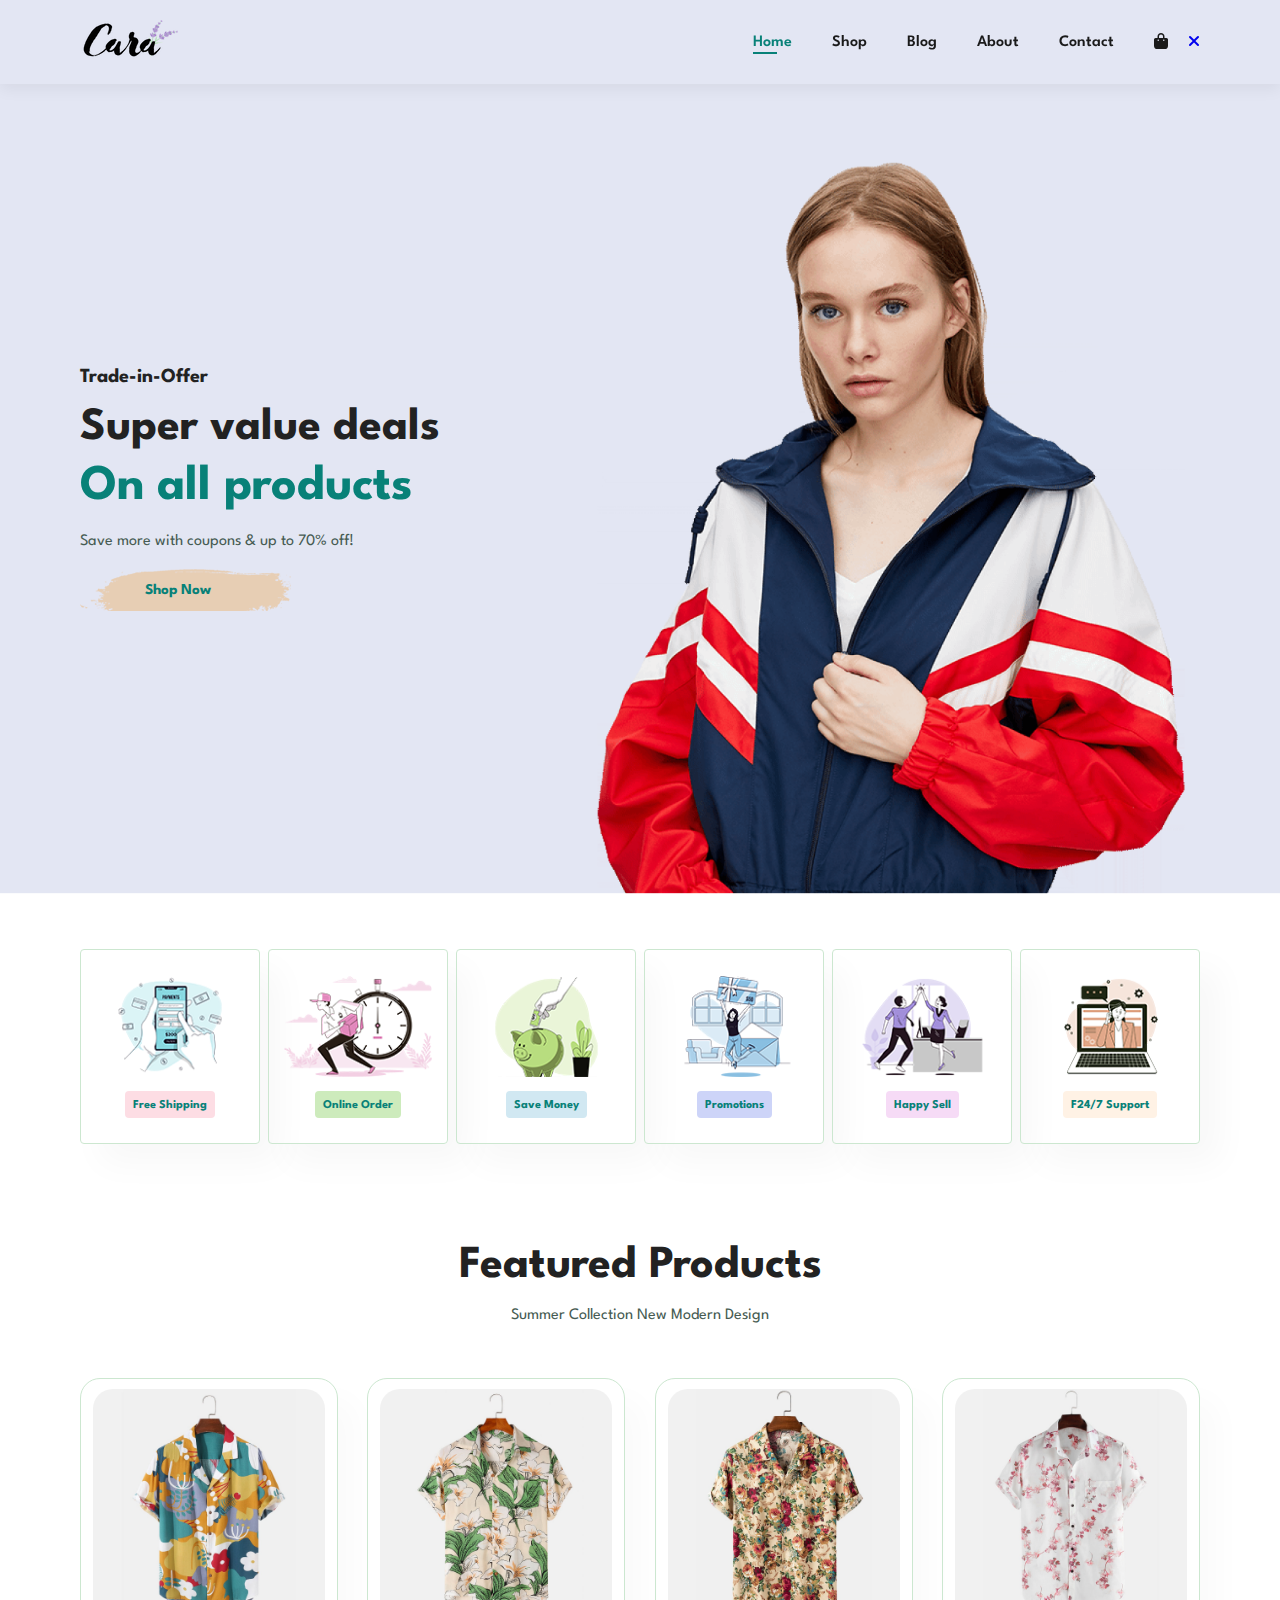
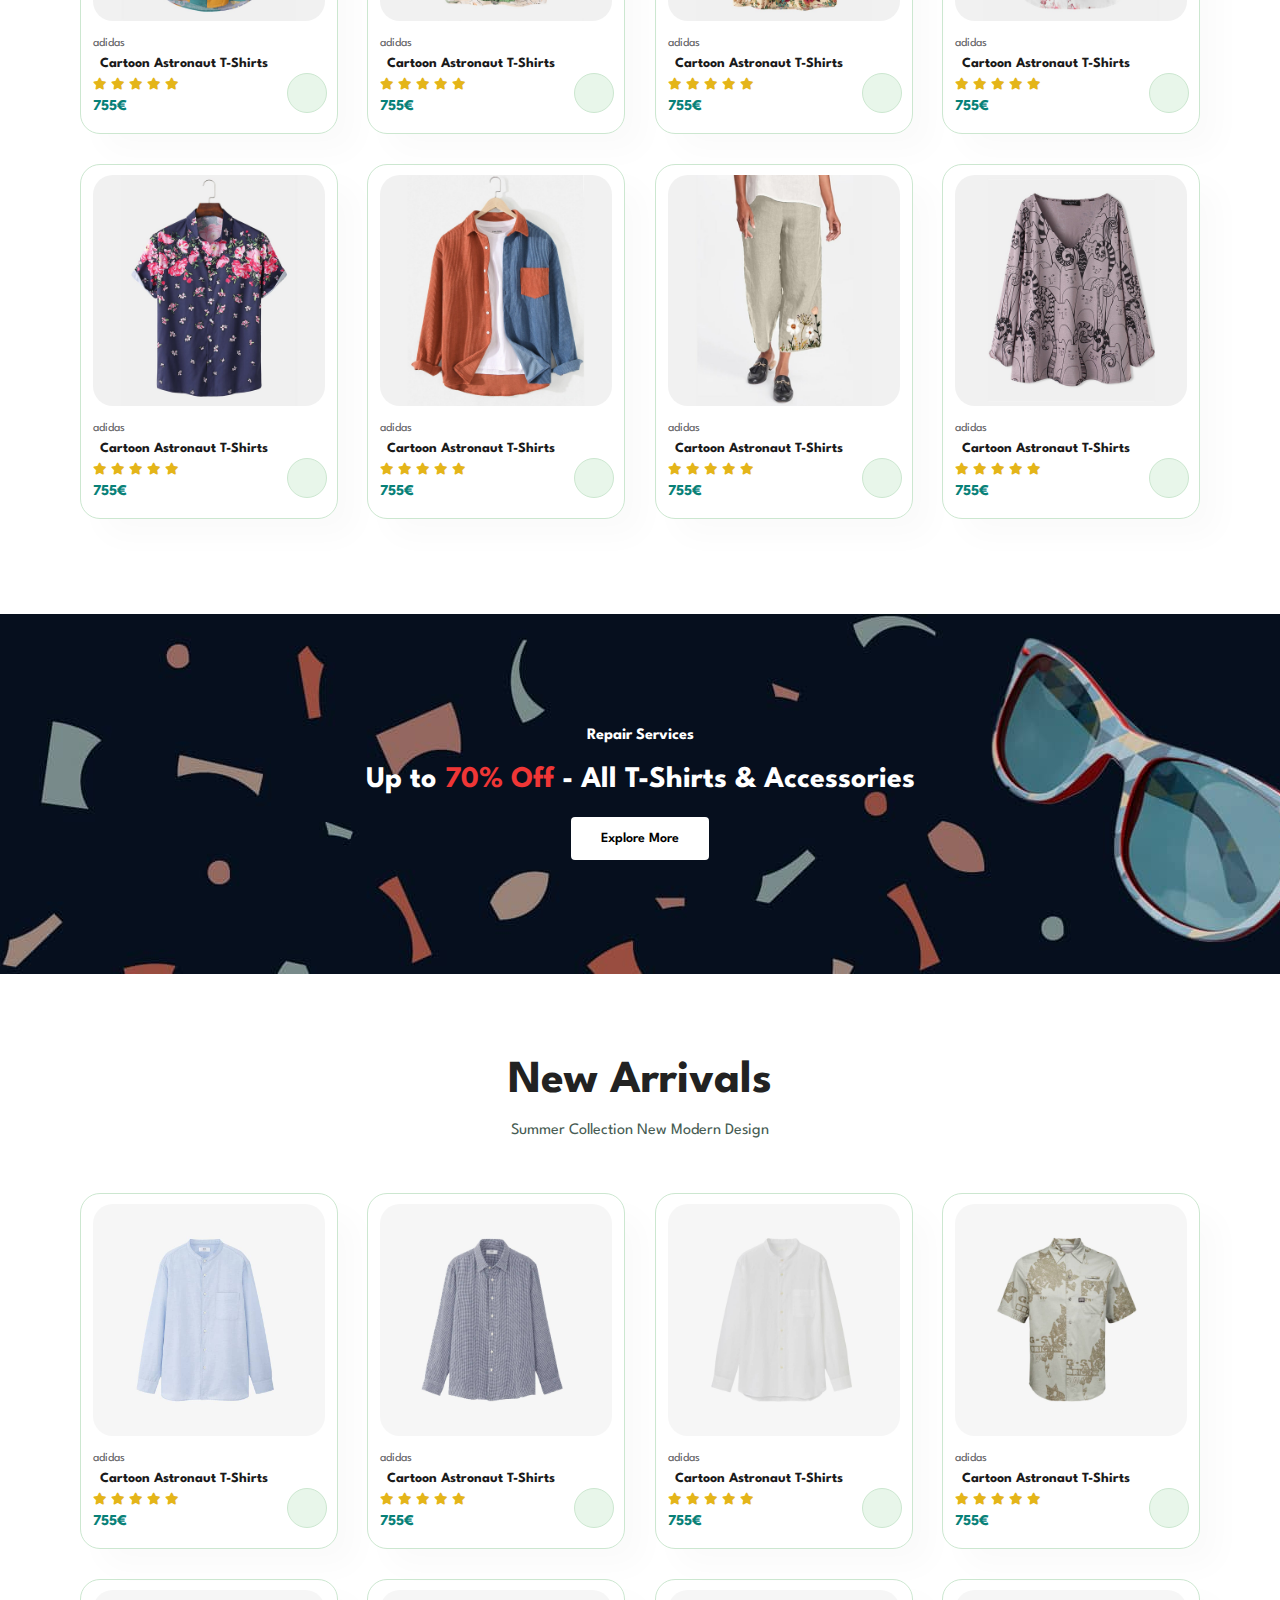
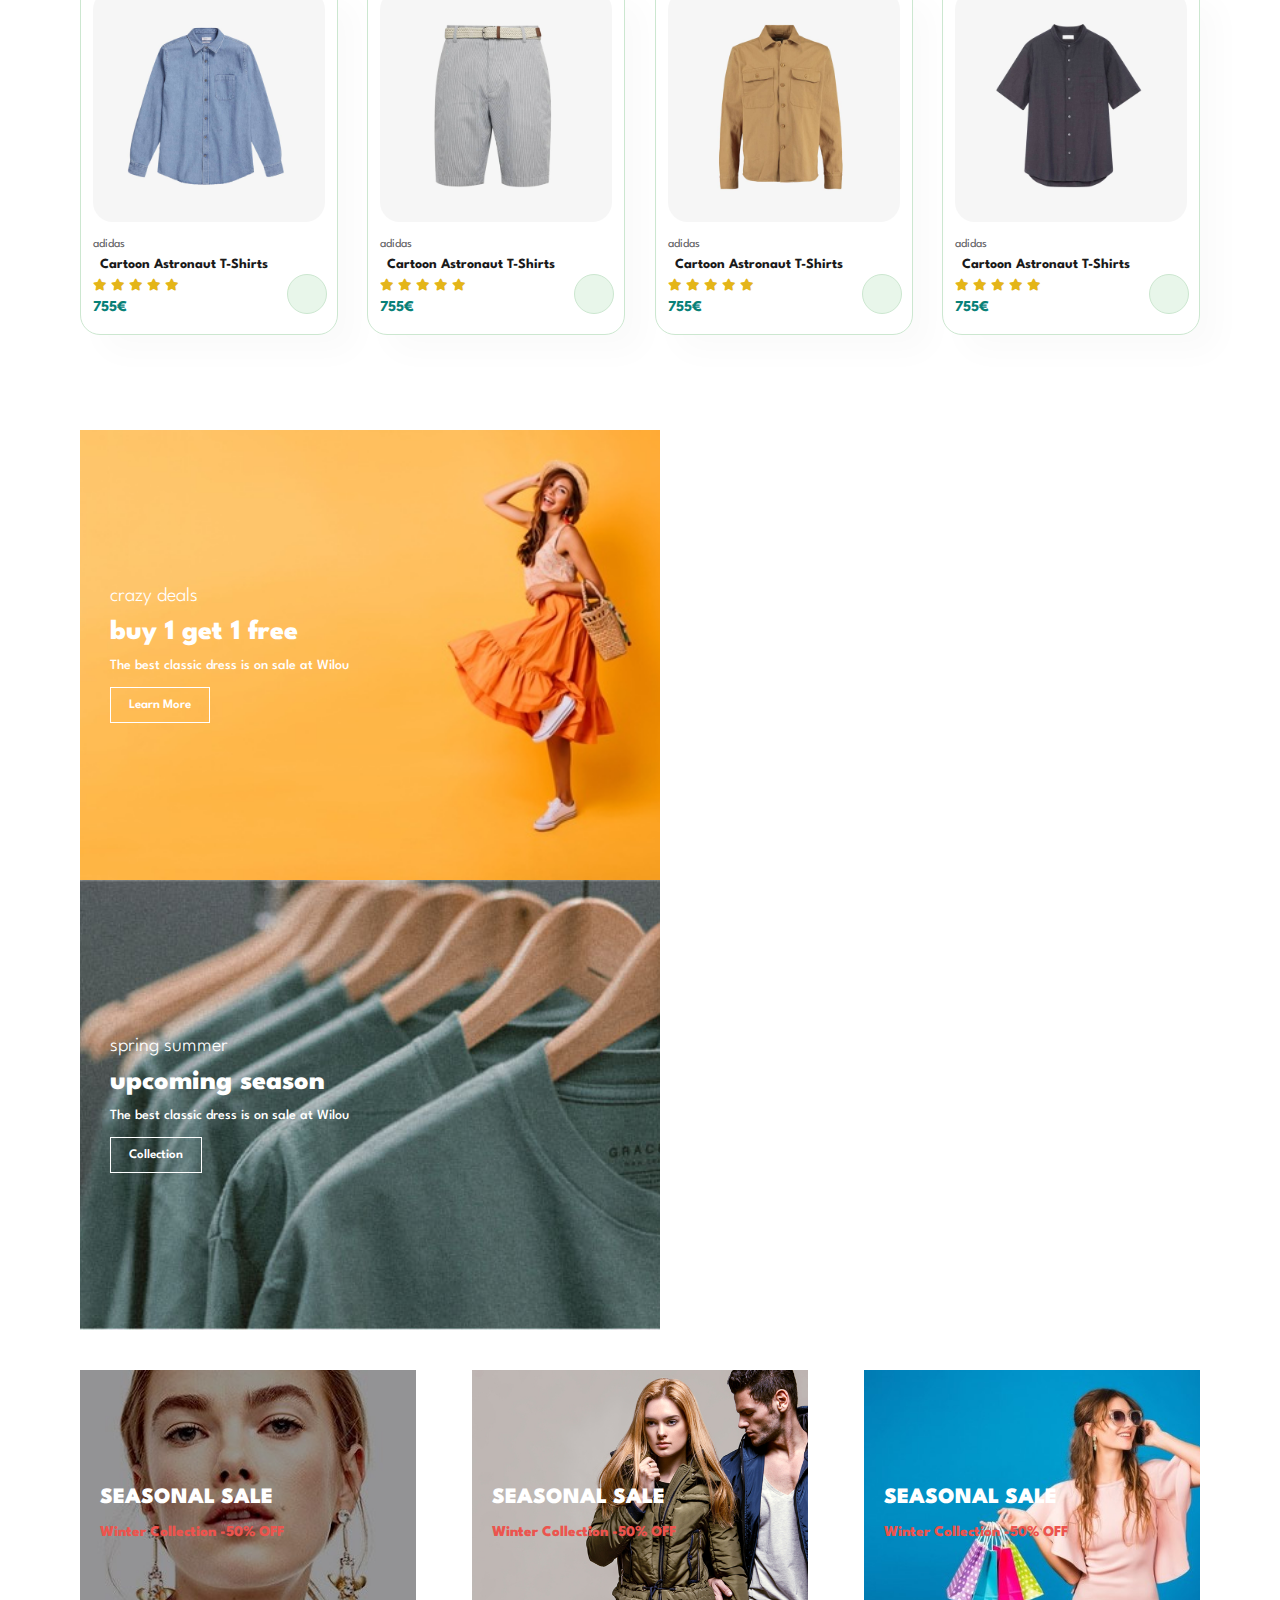
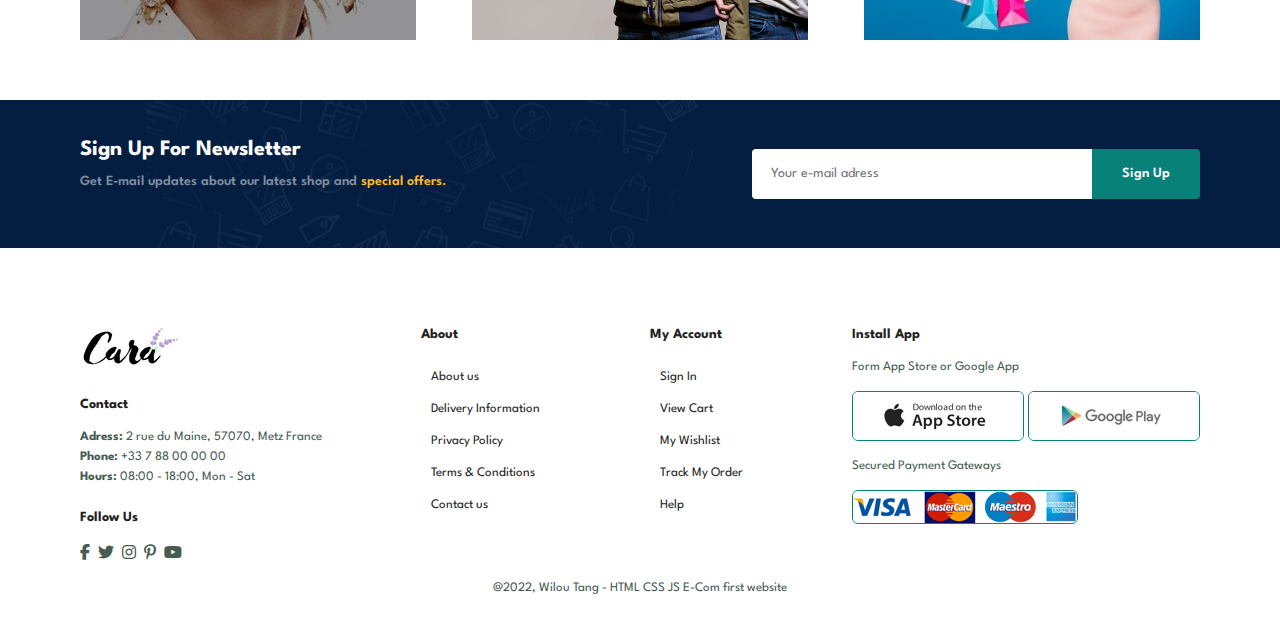
<file: index.html>
<!DOCTYPE html>
<html lang="en">
  <head>
    <meta charset="UTF-8" />
    <meta http-equiv="X-UA-Compatible" content="IE=edge" />
    <meta name="viewport" content="width=device-width, initial-scale=1.0" />
    <link
      rel="stylesheet"
      href="https://cdnjs.cloudflare.com/ajax/libs/font-awesome/6.1.1/css/all.min.css"
    />
    <link rel="stylesheet" href="style.css" />
    <title>first e-com website</title>
  </head>
  <body>
    <!-- première étape : création de la bare de navigation horizontale fixée en haut -->
    <section id="header">
      <a href="#"><img src="img/logo.png" class="logo" alt="" /></a>

      <div>
        <ul id="navbar">
          <li><a class="active" href="index.html">Home</a></li>
          <li><a href="shop.html">Shop</a></li>
          <li><a href="blog.html">Blog</a></li>
          <li><a href="about.html">About</a></li>
          <li><a href="contact.html">Contact</a></li>
          <li id="lg-bag">
            <a href="cart.html"><i class="fa-solid fa-bag-shopping"></i></a>
          </li>
          <a href="#" id="close"><i class="fa-solid fa-xmark"></i></a>
        </ul>
      </div>

      <div id="mobile">
        <a href="cart.html"><i class="fa-solid fa-bag-shopping"></i></a>
        <i id="bar" class="fas fa-outdent"></i>
      </div>
    </section>

    <section id="hero">
      <h4>Trade-in-Offer</h4>
      <h2>Super value deals</h2>
      <h1>On all products</h1>
      <p>Save more with coupons & up to 70% off!</p>
      <button>Shop Now</button>
    </section>

    <section id="feature" class="section-p1">
      <div class="fe-box">
        <img src="img/features/f1.png" alt="" />
        <h6>Free Shipping</h6>
      </div>
      <div class="fe-box">
        <img src="img/features/f2.png" alt="" />
        <h6>Online Order</h6>
      </div>
      <div class="fe-box">
        <img src="img/features/f3.png" alt="" />
        <h6>Save Money</h6>
      </div>
      <div class="fe-box">
        <img src="img/features/f4.png" alt="" />
        <h6>Promotions</h6>
      </div>
      <div class="fe-box">
        <img src="img/features/f5.png" alt="" />
        <h6>Happy Sell</h6>
      </div>
      <div class="fe-box">
        <img src="img/features/f6.png" alt="" />
        <h6>F24/7 Support</h6>
      </div>
    </section>

    <section id="product1" class="section-p1">
      <h2>Featured Products</h2>
      <p>Summer Collection New Modern Design</p>
      <div class="pro-container">
        <div class="pro">
          <img src="img/products/f1.jpg" alt="" />
          <div class="des">
            <span>adidas</span>
            <h5>Cartoon Astronaut T-Shirts</h5>
            <div class="star">
              <i class="fas fa-star"></i>
              <i class="fas fa-star"></i>
              <i class="fas fa-star"></i>
              <i class="fas fa-star"></i>
              <i class="fas fa-star"></i>
            </div>
            <h4>755€</h4>
          </div>
          <a href="#"><i class="fal fa-shopping-cart cart"></i></a>
        </div>
        <div class="pro">
          <img src="img/products/f2.jpg" alt="" />
          <div class="des">
            <span>adidas</span>
            <h5>Cartoon Astronaut T-Shirts</h5>
            <div class="star">
              <i class="fas fa-star"></i>
              <i class="fas fa-star"></i>
              <i class="fas fa-star"></i>
              <i class="fas fa-star"></i>
              <i class="fas fa-star"></i>
            </div>
            <h4>755€</h4>
          </div>
          <a href="#"><i class="fal fa-shopping-cart cart"></i></a>
        </div>
        <div class="pro">
          <img src="img/products/f3.jpg" alt="" />
          <div class="des">
            <span>adidas</span>
            <h5>Cartoon Astronaut T-Shirts</h5>
            <div class="star">
              <i class="fas fa-star"></i>
              <i class="fas fa-star"></i>
              <i class="fas fa-star"></i>
              <i class="fas fa-star"></i>
              <i class="fas fa-star"></i>
            </div>
            <h4>755€</h4>
          </div>
          <a href="#"><i class="fal fa-shopping-cart cart"></i></a>
        </div>
        <div class="pro">
          <img src="img/products/f4.jpg" alt="" />
          <div class="des">
            <span>adidas</span>
            <h5>Cartoon Astronaut T-Shirts</h5>
            <div class="star">
              <i class="fas fa-star"></i>
              <i class="fas fa-star"></i>
              <i class="fas fa-star"></i>
              <i class="fas fa-star"></i>
              <i class="fas fa-star"></i>
            </div>
            <h4>755€</h4>
          </div>
          <a href="#"><i class="fal fa-shopping-cart cart"></i></a>
        </div>
        <div class="pro">
          <img src="img/products/f5.jpg" alt="" />
          <div class="des">
            <span>adidas</span>
            <h5>Cartoon Astronaut T-Shirts</h5>
            <div class="star">
              <i class="fas fa-star"></i>
              <i class="fas fa-star"></i>
              <i class="fas fa-star"></i>
              <i class="fas fa-star"></i>
              <i class="fas fa-star"></i>
            </div>
            <h4>755€</h4>
          </div>
          <a href="#"><i class="fal fa-shopping-cart cart"></i></a>
        </div>
        <div class="pro">
          <img src="img/products/f6.jpg" alt="" />
          <div class="des">
            <span>adidas</span>
            <h5>Cartoon Astronaut T-Shirts</h5>
            <div class="star">
              <i class="fas fa-star"></i>
              <i class="fas fa-star"></i>
              <i class="fas fa-star"></i>
              <i class="fas fa-star"></i>
              <i class="fas fa-star"></i>
            </div>
            <h4>755€</h4>
          </div>
          <a href="#"><i class="fal fa-shopping-cart cart"></i></a>
        </div>
        <div class="pro">
          <img src="img/products/f7.jpg" alt="" />
          <div class="des">
            <span>adidas</span>
            <h5>Cartoon Astronaut T-Shirts</h5>
            <div class="star">
              <i class="fas fa-star"></i>
              <i class="fas fa-star"></i>
              <i class="fas fa-star"></i>
              <i class="fas fa-star"></i>
              <i class="fas fa-star"></i>
            </div>
            <h4>755€</h4>
          </div>
          <a href="#"><i class="fal fa-shopping-cart cart"></i></a>
        </div>
        <div class="pro">
          <img src="img/products/f8.jpg" alt="" />
          <div class="des">
            <span>adidas</span>
            <h5>Cartoon Astronaut T-Shirts</h5>
            <div class="star">
              <i class="fas fa-star"></i>
              <i class="fas fa-star"></i>
              <i class="fas fa-star"></i>
              <i class="fas fa-star"></i>
              <i class="fas fa-star"></i>
            </div>
            <h4>755€</h4>
          </div>
          <a href="#"><i class="fal fa-shopping-cart cart"></i></a>
        </div>
      </div>
    </section>

    <section id="banner" class="section-m1">
      <h4>Repair Services</h4>
      <h2>Up to <span>70% Off</span> - All T-Shirts & Accessories</h2>
      <button class="normal">Explore More</button>
    </section>

    <section id="product1" class="section-p1">
      <h2>New Arrivals</h2>
      <p>Summer Collection New Modern Design</p>
      <div class="pro-container">
        <div class="pro">
          <img src="img/products/n1.jpg" alt="" />
          <div class="des">
            <span>adidas</span>
            <h5>Cartoon Astronaut T-Shirts</h5>
            <div class="star">
              <i class="fas fa-star"></i>
              <i class="fas fa-star"></i>
              <i class="fas fa-star"></i>
              <i class="fas fa-star"></i>
              <i class="fas fa-star"></i>
            </div>
            <h4>755€</h4>
          </div>
          <a href="#"><i class="fal fa-shopping-cart cart"></i></a>
        </div>
        <div class="pro">
          <img src="img/products/n2.jpg" alt="" />
          <div class="des">
            <span>adidas</span>
            <h5>Cartoon Astronaut T-Shirts</h5>
            <div class="star">
              <i class="fas fa-star"></i>
              <i class="fas fa-star"></i>
              <i class="fas fa-star"></i>
              <i class="fas fa-star"></i>
              <i class="fas fa-star"></i>
            </div>
            <h4>755€</h4>
          </div>
          <a href="#"><i class="fal fa-shopping-cart cart"></i></a>
        </div>
        <div class="pro">
          <img src="img/products/n3.jpg" alt="" />
          <div class="des">
            <span>adidas</span>
            <h5>Cartoon Astronaut T-Shirts</h5>
            <div class="star">
              <i class="fas fa-star"></i>
              <i class="fas fa-star"></i>
              <i class="fas fa-star"></i>
              <i class="fas fa-star"></i>
              <i class="fas fa-star"></i>
            </div>
            <h4>755€</h4>
          </div>
          <a href="#"><i class="fal fa-shopping-cart cart"></i></a>
        </div>
        <div class="pro">
          <img src="img/products/n4.jpg" alt="" />
          <div class="des">
            <span>adidas</span>
            <h5>Cartoon Astronaut T-Shirts</h5>
            <div class="star">
              <i class="fas fa-star"></i>
              <i class="fas fa-star"></i>
              <i class="fas fa-star"></i>
              <i class="fas fa-star"></i>
              <i class="fas fa-star"></i>
            </div>
            <h4>755€</h4>
          </div>
          <a href="#"><i class="fal fa-shopping-cart cart"></i></a>
        </div>
        <div class="pro">
          <img src="img/products/n5.jpg" alt="" />
          <div class="des">
            <span>adidas</span>
            <h5>Cartoon Astronaut T-Shirts</h5>
            <div class="star">
              <i class="fas fa-star"></i>
              <i class="fas fa-star"></i>
              <i class="fas fa-star"></i>
              <i class="fas fa-star"></i>
              <i class="fas fa-star"></i>
            </div>
            <h4>755€</h4>
          </div>
          <a href="#"><i class="fal fa-shopping-cart cart"></i></a>
        </div>
        <div class="pro">
          <img src="img/products/n6.jpg" alt="" />
          <div class="des">
            <span>adidas</span>
            <h5>Cartoon Astronaut T-Shirts</h5>
            <div class="star">
              <i class="fas fa-star"></i>
              <i class="fas fa-star"></i>
              <i class="fas fa-star"></i>
              <i class="fas fa-star"></i>
              <i class="fas fa-star"></i>
            </div>
            <h4>755€</h4>
          </div>
          <a href="#"><i class="fal fa-shopping-cart cart"></i></a>
        </div>
        <div class="pro">
          <img src="img/products/n7.jpg" alt="" />
          <div class="des">
            <span>adidas</span>
            <h5>Cartoon Astronaut T-Shirts</h5>
            <div class="star">
              <i class="fas fa-star"></i>
              <i class="fas fa-star"></i>
              <i class="fas fa-star"></i>
              <i class="fas fa-star"></i>
              <i class="fas fa-star"></i>
            </div>
            <h4>755€</h4>
          </div>
          <a href="#"><i class="fal fa-shopping-cart cart"></i></a>
        </div>
        <div class="pro">
          <img src="img/products/n8.jpg" alt="" />
          <div class="des">
            <span>adidas</span>
            <h5>Cartoon Astronaut T-Shirts</h5>
            <div class="star">
              <i class="fas fa-star"></i>
              <i class="fas fa-star"></i>
              <i class="fas fa-star"></i>
              <i class="fas fa-star"></i>
              <i class="fas fa-star"></i>
            </div>
            <h4>755€</h4>
          </div>
          <a href="#"><i class="fal fa-shopping-cart cart"></i></a>
        </div>
      </div>
    </section>

    <section id="sm-banner" class="section-p1">
      <div class="banner-box">
        <h4>crazy deals</h4>
        <h2>buy 1 get 1 free</h2>
        <span>The best classic dress is on sale at Wilou</span>
        <button class="white">Learn More</button>
      </div>
      <div class="banner-box banner-box2">
        <h4>spring summer</h4>
        <h2>upcoming season</h2>
        <span>The best classic dress is on sale at Wilou</span>
        <button class="white">Collection</button>
      </div>
    </section>

    <section id="banner3">
      <div class="banner-box">
        <h2>SEASONAL SALE</h2>
        <h3>Winter Collection -50% OFF</h3>
      </div>
      <div class="banner-box banner-box2">
        <h2>SEASONAL SALE</h2>
        <h3>Winter Collection -50% OFF</h3>
      </div>
      <div class="banner-box banner-box3">
        <h2>SEASONAL SALE</h2>
        <h3>Winter Collection -50% OFF</h3>
      </div>
    </section>

    <section id="newsletter" class="section-p1 section-m1">
      <div class="newstext">
        <h4>Sign Up For Newsletter</h4>
        <p>
          Get E-mail updates about our latest shop and
          <span>special offers.</span>
        </p>
      </div>
      <div class="form">
        <input type="text" placeholder="Your e-mail adress" />
        <button class="normal">Sign Up</button>
      </div>
    </section>

    <footer class="section-p1">
      <div class="col">
        <img class="logo" src="img/logo.png" alt="" />
        <h4>Contact</h4>
        <p><strong>Adress: </strong>2 rue du Maine, 57070, Metz France</p>
        <p><strong>Phone: </strong>+33 7 88 00 00 00</p>
        <p><strong>Hours: </strong>08:00 - 18:00, Mon - Sat</p>
        <div class="follow">
          <h4>Follow Us</h4>
          <div class="icon">
            <i class="fab fa-facebook-f"></i>
            <i class="fab fa-twitter"></i>
            <i class="fab fa-instagram"></i>
            <i class="fab fa-pinterest-p"></i>
            <i class="fab fa-youtube"></i>
          </div>
        </div>
      </div>

      <div class="col">
        <h4>About</h4>
        <a href="#">About us</a>
        <a href="#">Delivery Information</a>
        <a href="#">Privacy Policy</a>
        <a href="#">Terms & Conditions</a>
        <a href="#">Contact us</a>
      </div>
      <div class="col">
        <h4>My Account</h4>
        <a href="#">Sign In</a>
        <a href="#">View Cart</a>
        <a href="#">My Wishlist</a>
        <a href="#">Track My Order</a>
        <a href="#">Help</a>
      </div>

      <div class="col install">
        <h4>Install App</h4>
        <p>Form App Store or Google App</p>
        <div class="row">
          <img src="img/pay/app.jpg" alt="" />
          <img src="img/pay/play.jpg" alt="" />
          <p>Secured Payment Gateways</p>
          <img src="img/pay/pay.png" alt="" />
        </div>
      </div>

      <div class="copyright">
        <p>@2022, Wilou Tang - HTML CSS JS E-Com first website</p>
      </div>
    </footer>

    <script src="./script.js"></script>
  </body>
</html>
</file>
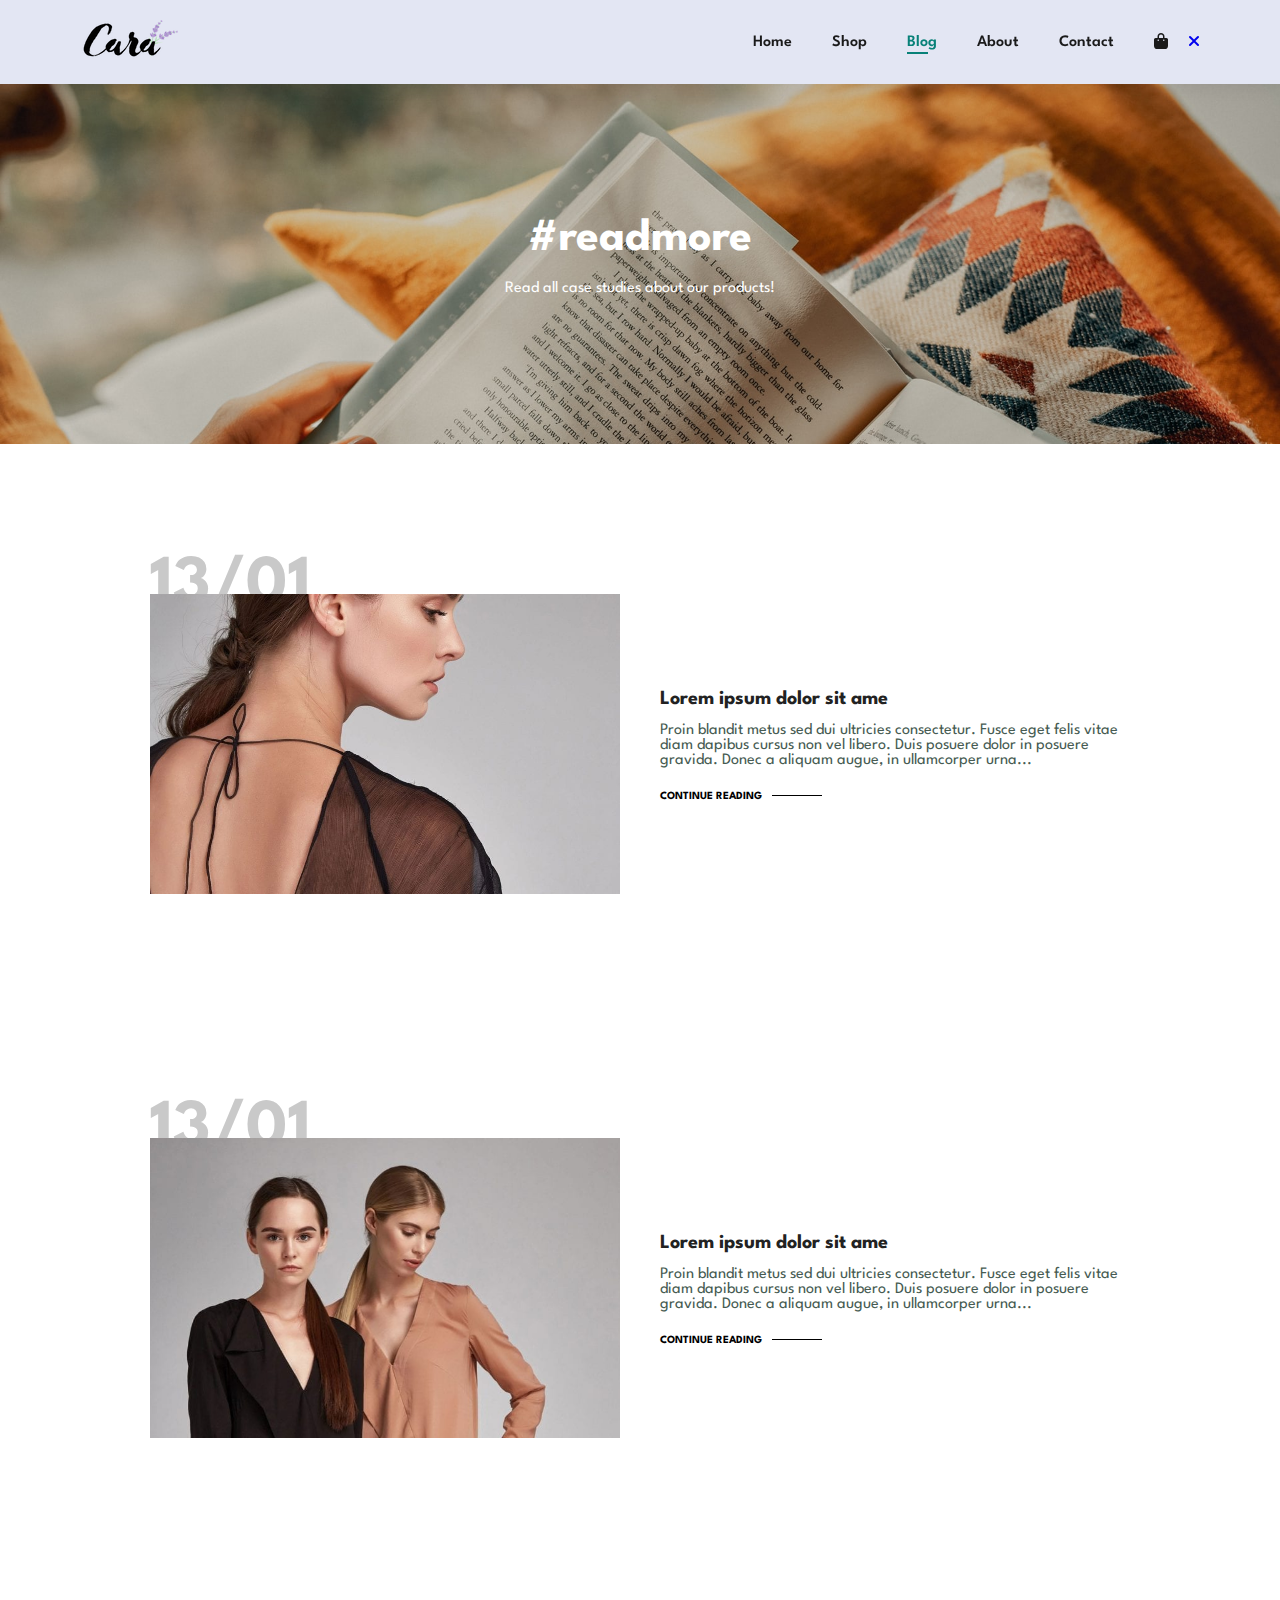
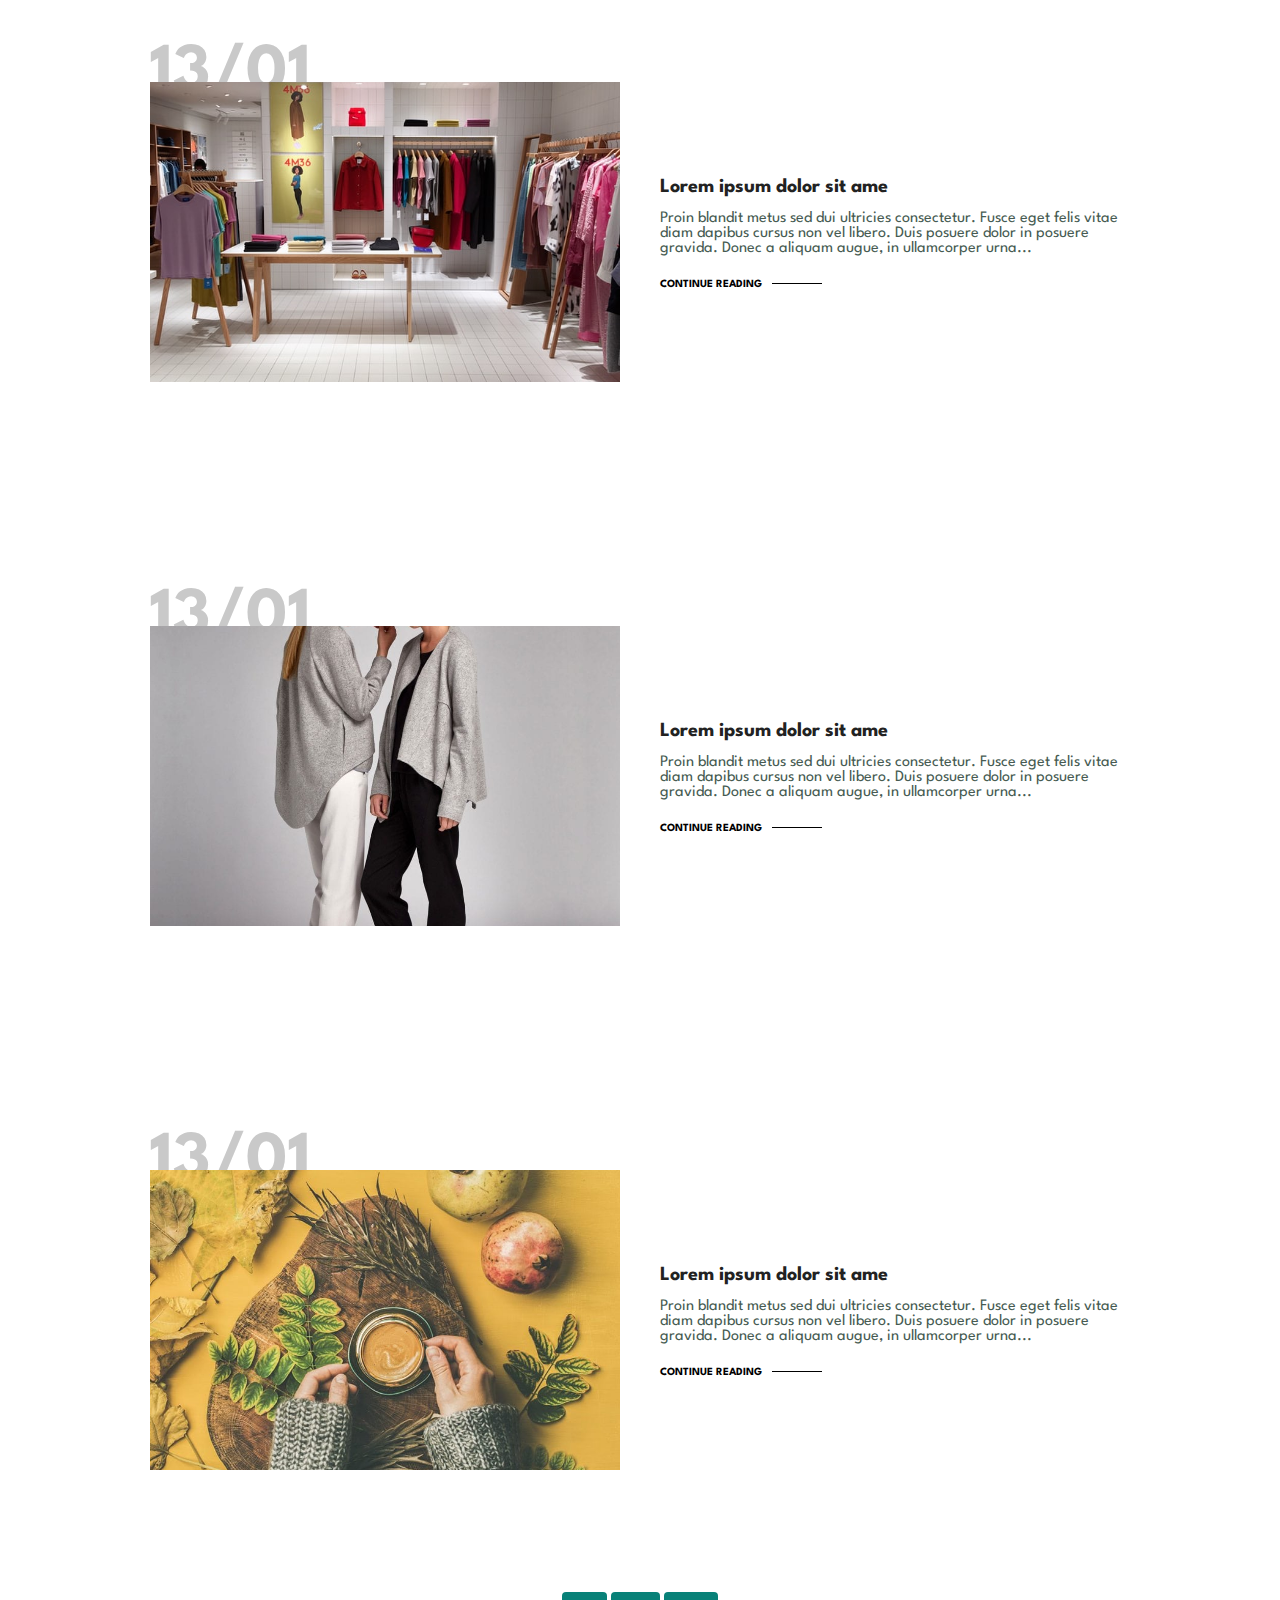
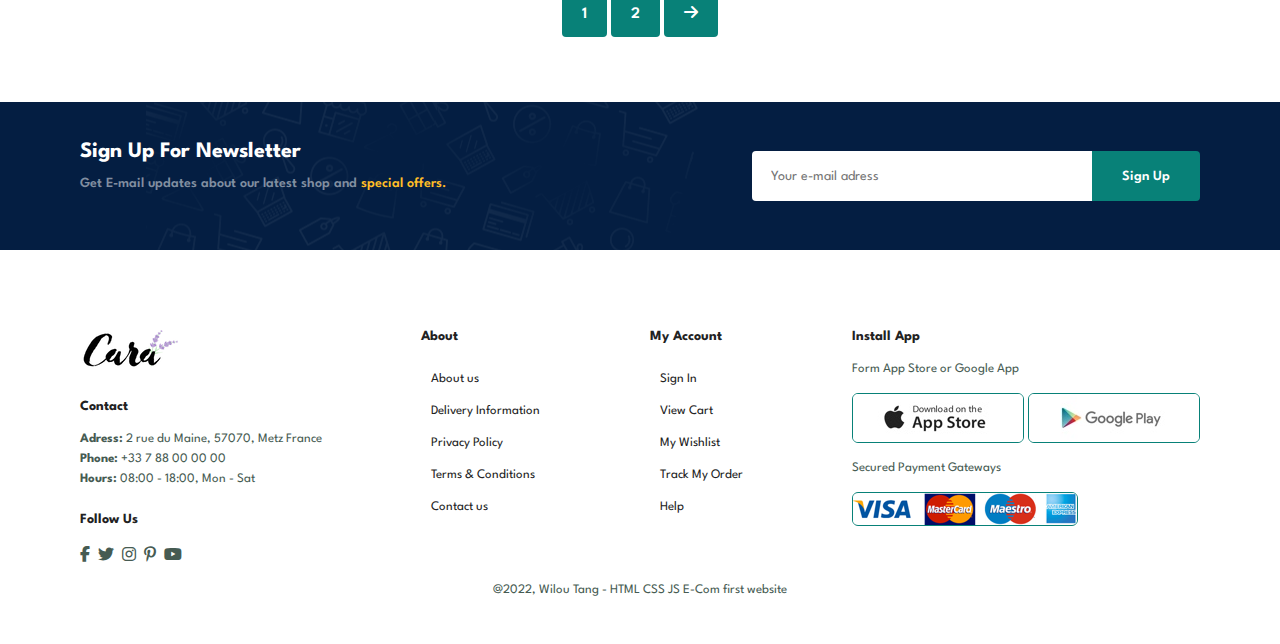
<file: blog.html>
<!DOCTYPE html>
<html lang="en">
  <head>
    <meta charset="UTF-8" />
    <meta http-equiv="X-UA-Compatible" content="IE=edge" />
    <meta name="viewport" content="width=device-width, initial-scale=1.0" />
    <link
      rel="stylesheet"
      href="https://cdnjs.cloudflare.com/ajax/libs/font-awesome/6.1.1/css/all.min.css"
    />
    <link rel="stylesheet" href="style.css" />
    <title>first e-com website</title>
  </head>
  <body>
    <!-- première étape : création de la bare de navigation horizontale fixée en haut -->
    <section id="header">
      <a href="#"><img src="img/logo.png" class="logo" alt="" /></a>

      <div>
        <ul id="navbar">
          <li><a href="index.html">Home</a></li>
          <li><a href="shop.html">Shop</a></li>
          <li><a class="active" href="blog.html">Blog</a></li>
          <li><a href="about.html">About</a></li>
          <li><a href="contact.html">Contact</a></li>
          <li id="lg-bag">
            <a href="cart.html"><i class="fa-solid fa-bag-shopping"></i></a>
          </li>
          <a href="#" id="close"><i class="fa-solid fa-xmark"></i></a>
        </ul>
      </div>

      <div id="mobile">
        <a href="cart.html"><i class="fa-solid fa-bag-shopping"></i></a>
        <i id="bar" class="fas fa-outdent"></i>
      </div>
    </section>

    <section id="page-header" class="blog-header">
      <h2>#readmore</h2>
      <p>Read all case studies about our products!</p>
    </section>

    <section id="blog">
        <div class="blog-box">
            <div class="blog-img">
                <img src="img/blog/b1.jpg" alt="">
            </div>
            <div class="blog-details">
                <h4>Lorem ipsum dolor sit ame</h4>
                <p>Proin blandit metus sed dui ultricies consectetur. Fusce eget felis vitae diam dapibus cursus non vel libero. Duis posuere dolor in posuere gravida. Donec a aliquam augue, in ullamcorper urna...</p>
                <a href="#">CONTINUE READING</a>
            </div>
            <h1>13/01</h1>
        </div>
    </section>

    <section id="blog">
        <div class="blog-box">
            <div class="blog-img">
                <img src="img/blog/b2.jpg" alt="">
            </div>
            <div class="blog-details">
                <h4>Lorem ipsum dolor sit ame</h4>
                <p>Proin blandit metus sed dui ultricies consectetur. Fusce eget felis vitae diam dapibus cursus non vel libero. Duis posuere dolor in posuere gravida. Donec a aliquam augue, in ullamcorper urna...</p>
                <a href="#">CONTINUE READING</a>
            </div>
            <h1>13/01</h1>
        </div>
    </section>

    <section id="blog">
        <div class="blog-box">
            <div class="blog-img">
                <img src="img/blog/b3.jpg" alt="">
            </div>
            <div class="blog-details">
                <h4>Lorem ipsum dolor sit ame</h4>
                <p>Proin blandit metus sed dui ultricies consectetur. Fusce eget felis vitae diam dapibus cursus non vel libero. Duis posuere dolor in posuere gravida. Donec a aliquam augue, in ullamcorper urna...</p>
                <a href="#">CONTINUE READING</a>
            </div>
            <h1>13/01</h1>
        </div>
    </section>

    <section id="blog">
        <div class="blog-box">
            <div class="blog-img">
                <img src="img/blog/b4.jpg" alt="">
            </div>
            <div class="blog-details">
                <h4>Lorem ipsum dolor sit ame</h4>
                <p>Proin blandit metus sed dui ultricies consectetur. Fusce eget felis vitae diam dapibus cursus non vel libero. Duis posuere dolor in posuere gravida. Donec a aliquam augue, in ullamcorper urna...</p>
                <a href="#">CONTINUE READING</a>
            </div>
            <h1>13/01</h1>
        </div>
    </section>

    <section id="blog">
        <div class="blog-box">
            <div class="blog-img">
                <img src="img/blog/b6.jpg" alt="">
            </div>
            <div class="blog-details">
                <h4>Lorem ipsum dolor sit ame</h4>
                <p>Proin blandit metus sed dui ultricies consectetur. Fusce eget felis vitae diam dapibus cursus non vel libero. Duis posuere dolor in posuere gravida. Donec a aliquam augue, in ullamcorper urna...</p>
                <a href="#">CONTINUE READING</a>
            </div>
            <h1>13/01</h1>
        </div>
    </section>

    <section id="pagination" class="section-p1">
        <a href="#">1</a>
        <a href="#">2</a>
        <a href="#"><i class="fa-solid fa-arrow-right"></i></a>
    </section>

    <section id="newsletter" class="section-p1 section-m1">
      <div class="newstext">
        <h4>Sign Up For Newsletter</h4>
        <p>
          Get E-mail updates about our latest shop and
          <span>special offers.</span>
        </p>
      </div>
      <div class="form">
        <input type="text" placeholder="Your e-mail adress" />
        <button class="normal">Sign Up</button>
      </div>
    </section>

    <footer class="section-p1">
      <div class="col">
        <img class="logo" src="img/logo.png" alt="" />
        <h4>Contact</h4>
        <p><strong>Adress: </strong>2 rue du Maine, 57070, Metz France</p>
        <p><strong>Phone: </strong>+33 7 88 00 00 00</p>
        <p><strong>Hours: </strong>08:00 - 18:00, Mon - Sat</p>
        <div class="follow">
          <h4>Follow Us</h4>
          <div class="icon">
            <i class="fab fa-facebook-f"></i>
            <i class="fab fa-twitter"></i>
            <i class="fab fa-instagram"></i>
            <i class="fab fa-pinterest-p"></i>
            <i class="fab fa-youtube"></i>
          </div>
        </div>
      </div>

      <div class="col">
        <h4>About</h4>
        <a href="#">About us</a>
        <a href="#">Delivery Information</a>
        <a href="#">Privacy Policy</a>
        <a href="#">Terms & Conditions</a>
        <a href="#">Contact us</a>
      </div>
      <div class="col">
        <h4>My Account</h4>
        <a href="#">Sign In</a>
        <a href="#">View Cart</a>
        <a href="#">My Wishlist</a>
        <a href="#">Track My Order</a>
        <a href="#">Help</a>
      </div>

      <div class="col install">
        <h4>Install App</h4>
        <p>Form App Store or Google App</p>
        <div class="row">
          <img src="img/pay/app.jpg" alt="" />
          <img src="img/pay/play.jpg" alt="" />
          <p>Secured Payment Gateways</p>
          <img src="img/pay/pay.png" alt="" />
        </div>
      </div>

      <div class="copyright">
        <p>@2022, Wilou Tang - HTML CSS JS E-Com first website</p>
      </div>
    </footer>

    <script src="./script.js"></script>
  </body>
</html>
</file>
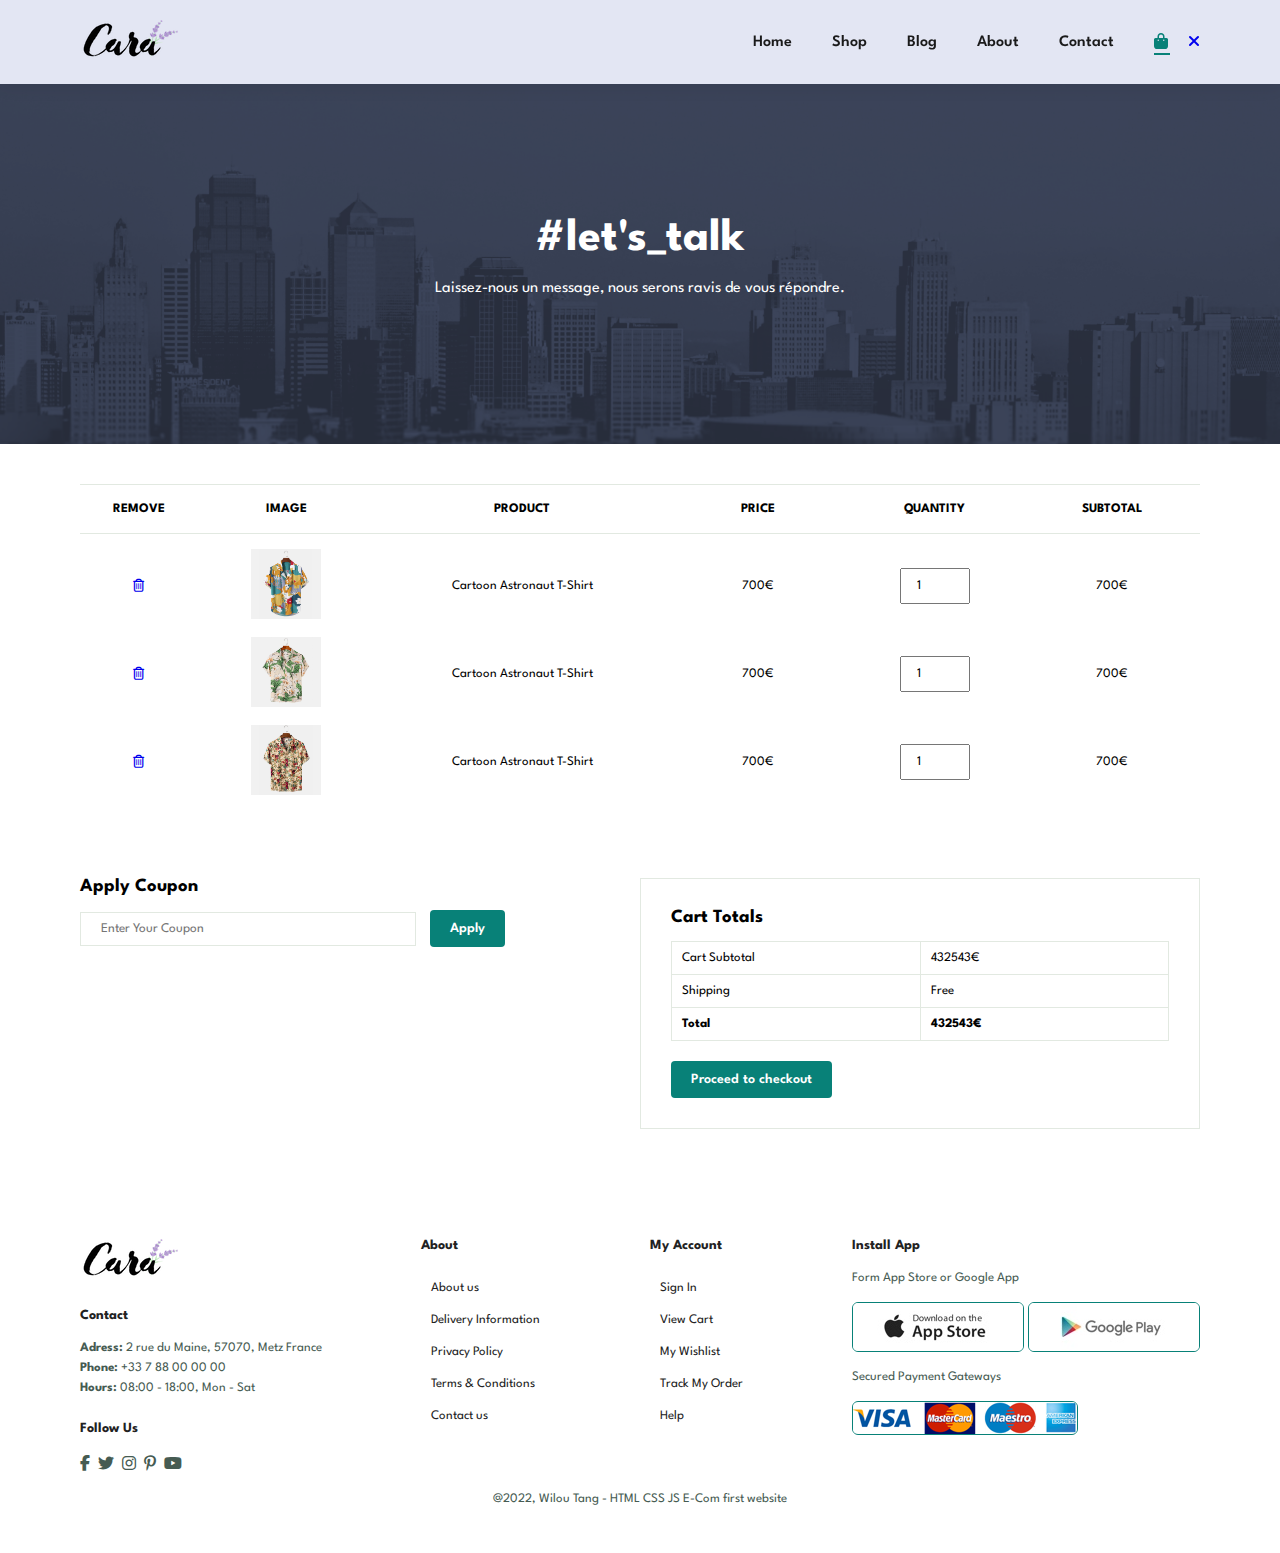
<file: cart.html>
<!DOCTYPE html>
<html lang="en">
  <head>
    <meta charset="UTF-8" />
    <meta http-equiv="X-UA-Compatible" content="IE=edge" />
    <meta name="viewport" content="width=device-width, initial-scale=1.0" />
    <link
      rel="stylesheet"
      href="https://cdnjs.cloudflare.com/ajax/libs/font-awesome/6.1.1/css/all.min.css"
    />
    <link rel="stylesheet" href="style.css" />
    <title>first e-com website</title>
  </head>
  <body>
    <!-- première étape : création de la bare de navigation horizontale fixée en haut -->
    <section id="header">
      <a href="#"><img src="img/logo.png" class="logo" alt="" /></a>

      <div>
        <ul id="navbar">
          <li><a href="index.html">Home</a></li>
          <li><a href="shop.html">Shop</a></li>
          <li><a href="blog.html">Blog</a></li>
          <li><a href="about.html">About</a></li>
          <li><a href="contact.html">Contact</a></li>
          <li id="lg-bag">
            <a class="active" href="cart.html"
              ><i class="fa-solid fa-bag-shopping"></i
            ></a>
          </li>
          <a href="#" id="close"><i class="fa-solid fa-xmark"></i></a>
        </ul>
      </div>

      <div id="mobile">
        <a href="cart.html"><i class="fa-solid fa-bag-shopping"></i></a>
        <i id="bar" class="fas fa-outdent"></i>
      </div>
    </section>

    <section id="page-header" class="about-header">
      <h2>#let's_talk</h2>
      <p>Laissez-nous un message, nous serons ravis de vous répondre.</p>
    </section>

    <section id="cart" class="section-p1">
      <table width="100%">
        <thead>
          <tr>
            <td>Remove</td>
            <td>Image</td>
            <td>Product</td>
            <td>Price</td>
            <td>Quantity</td>
            <td>Subtotal</td>
          </tr>
        </thead>
        <tbody>

          <tr>
            <td>
              <a href="#"><i class="fa-regular fa-trash-can"></i></a>
            </td>
            <td>
                <img src="img/products/f1.jpg" alt="">
            </td>
            <td>Cartoon Astronaut T-Shirt</td>
            <td>700€</td>
            <td><input type="number" value="1"></td>
            <td>700€</td>
          </tr>

          <tr>
            <td>
              <a href="#"><i class="fa-regular fa-trash-can"></i></a>
            </td>
            <td>
                <img src="img/products/f2.jpg" alt="">
            </td>
            <td>Cartoon Astronaut T-Shirt</td>
            <td>700€</td>
            <td><input type="number" value="1"></td>
            <td>700€</td>
          </tr>

          <tr>
            <td>
              <a href="#"><i class="fa-regular fa-trash-can"></i></a>
            </td>
            <td>
                <img src="img/products/f3.jpg" alt="">
            </td>
            <td>Cartoon Astronaut T-Shirt</td>
            <td>700€</td>
            <td><input type="number" value="1"></td>
            <td>700€</td>
          </tr>

        </tbody>
      </table>
    </section>

    <section id="cart-add" class="section-p1">
        <div id="coupon">
            <h3>Apply Coupon</h3>
            <div>
                <input type="text" placeholder="Enter Your Coupon">
                <button class="normal">Apply</button>
            </div>
        </div>

        <div id="subtotal">
            <h3>Cart Totals</h3>
            <table>
                <tr>
                    <td>Cart Subtotal</td>
                    <td>432543€</td>
                </tr>
                <tr>
                    <td>Shipping</td>
                    <td>Free</td>
                </tr>
                <tr>
                    <td><strong>Total</strong></td>
                    <td><strong>432543€</strong></td>
                </tr>
            </table>
            <button class="normal">Proceed to checkout</button>
        </div>
    </section>

    <footer class="section-p1">
      <div class="col">
        <img class="logo" src="img/logo.png" alt="" />
        <h4>Contact</h4>
        <p><strong>Adress: </strong>2 rue du Maine, 57070, Metz France</p>
        <p><strong>Phone: </strong>+33 7 88 00 00 00</p>
        <p><strong>Hours: </strong>08:00 - 18:00, Mon - Sat</p>
        <div class="follow">
          <h4>Follow Us</h4>
          <div class="icon">
            <i class="fab fa-facebook-f"></i>
            <i class="fab fa-twitter"></i>
            <i class="fab fa-instagram"></i>
            <i class="fab fa-pinterest-p"></i>
            <i class="fab fa-youtube"></i>
          </div>
        </div>
      </div>

      <div class="col">
        <h4>About</h4>
        <a href="#">About us</a>
        <a href="#">Delivery Information</a>
        <a href="#">Privacy Policy</a>
        <a href="#">Terms & Conditions</a>
        <a href="#">Contact us</a>
      </div>
      <div class="col">
        <h4>My Account</h4>
        <a href="#">Sign In</a>
        <a href="#">View Cart</a>
        <a href="#">My Wishlist</a>
        <a href="#">Track My Order</a>
        <a href="#">Help</a>
      </div>

      <div class="col install">
        <h4>Install App</h4>
        <p>Form App Store or Google App</p>
        <div class="row">
          <img src="img/pay/app.jpg" alt="" />
          <img src="img/pay/play.jpg" alt="" />
          <p>Secured Payment Gateways</p>
          <img src="img/pay/pay.png" alt="" />
        </div>
      </div>

      <div class="copyright">
        <p>@2022, Wilou Tang - HTML CSS JS E-Com first website</p>
      </div>
    </footer>

    <script src="./script.js"></script>
  </body>
</html>
</file>
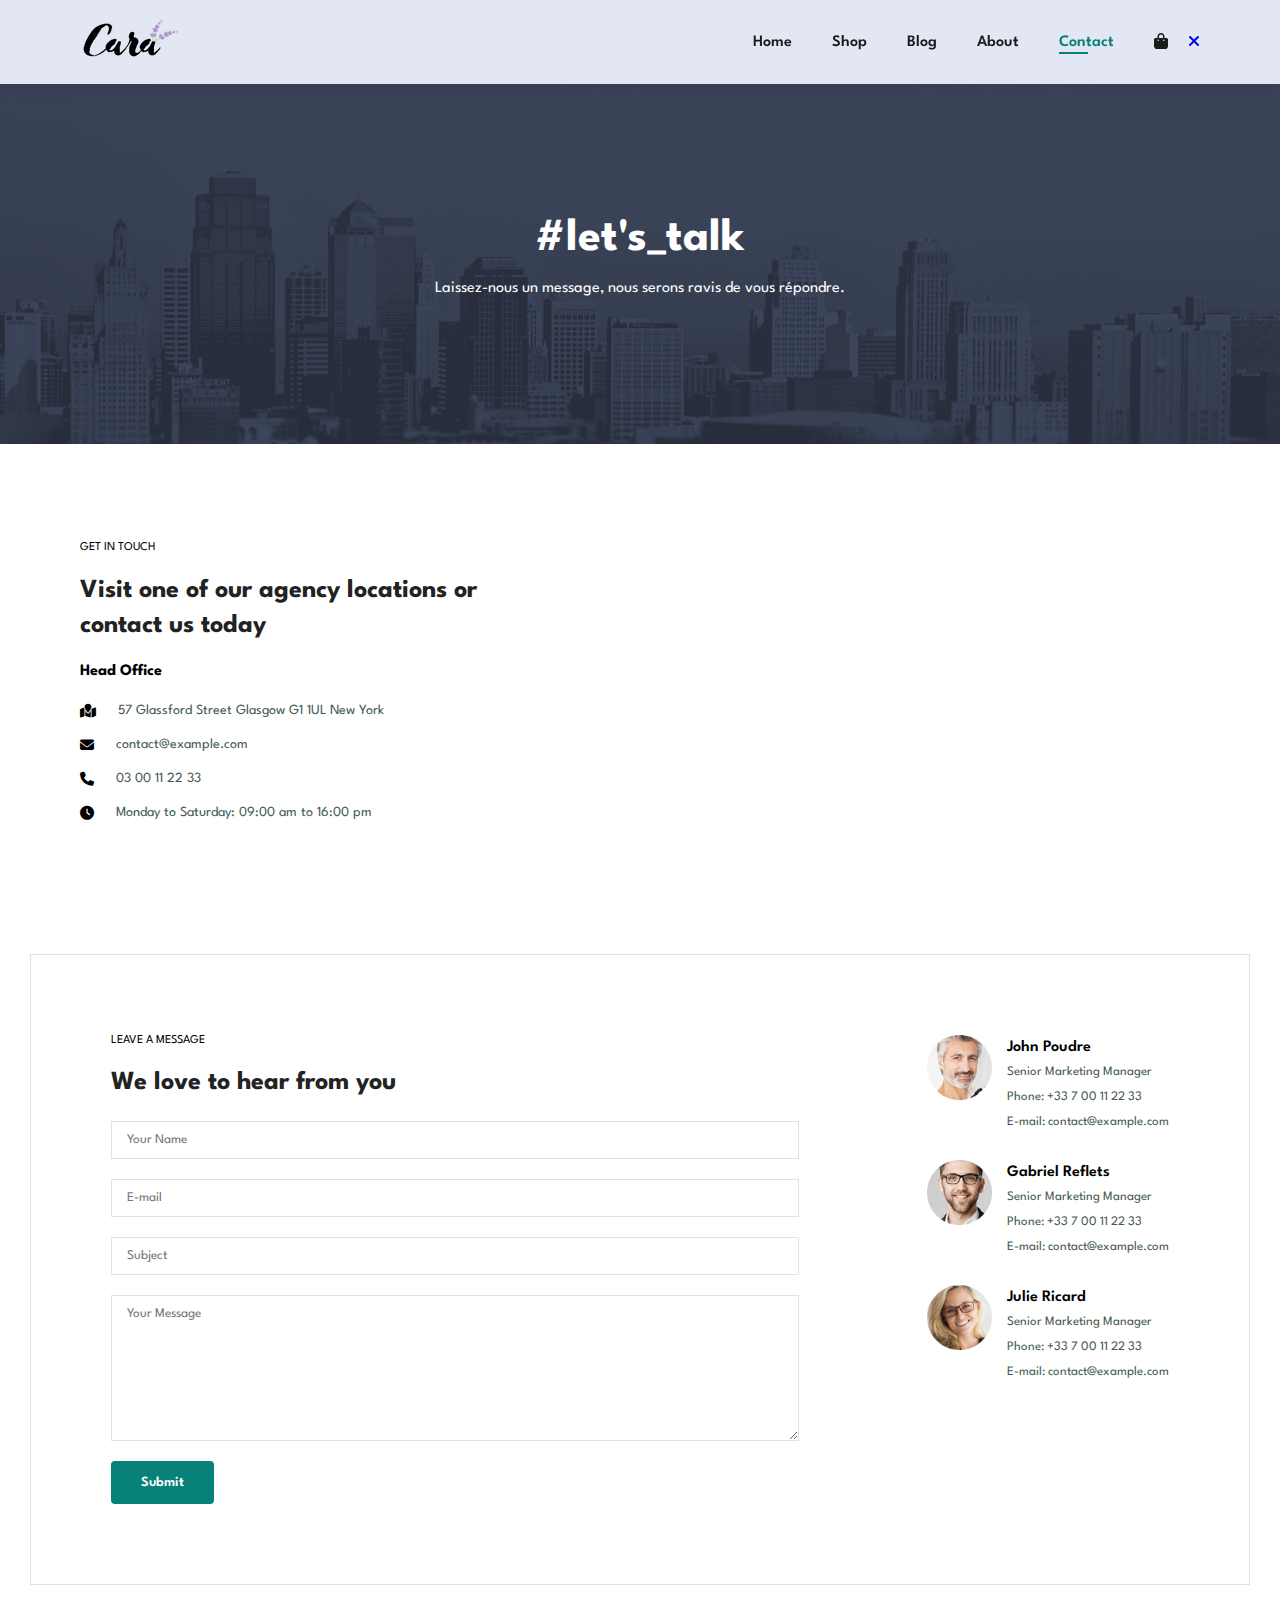
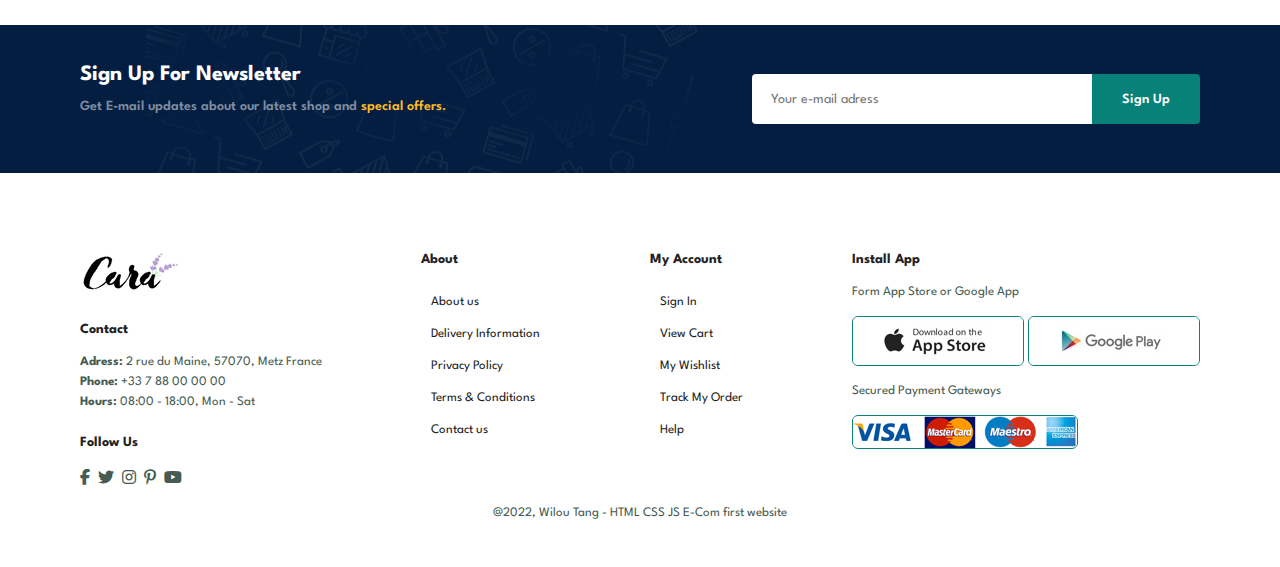
<file: contact.html>
<!DOCTYPE html>
<html lang="en">
  <head>
    <meta charset="UTF-8" />
    <meta http-equiv="X-UA-Compatible" content="IE=edge" />
    <meta name="viewport" content="width=device-width, initial-scale=1.0" />
    <link
      rel="stylesheet"
      href="https://cdnjs.cloudflare.com/ajax/libs/font-awesome/6.1.1/css/all.min.css"
    />
    <link rel="stylesheet" href="style.css" />
    <title>first e-com website</title>
  </head>
  <body>
    <!-- première étape : création de la bare de navigation horizontale fixée en haut -->
    <section id="header">
      <a href="#"><img src="img/logo.png" class="logo" alt="" /></a>

      <div>
        <ul id="navbar">
          <li><a href="index.html">Home</a></li>
          <li><a href="shop.html">Shop</a></li>
          <li><a href="blog.html">Blog</a></li>
          <li><a href="about.html">About</a></li>
          <li><a class="active" href="contact.html">Contact</a></li>
          <li id="lg-bag">
            <a href="cart.html"><i class="fa-solid fa-bag-shopping"></i></a>
          </li>
          <a href="#" id="close"><i class="fa-solid fa-xmark"></i></a>
        </ul>
      </div>

      <div id="mobile">
        <a href="cart.html"><i class="fa-solid fa-bag-shopping"></i></a>
        <i id="bar" class="fas fa-outdent"></i>
      </div>
    </section>

    <section id="page-header" class="about-header">
      <h2>#let's_talk</h2>
      <p>Laissez-nous un message, nous serons ravis de vous répondre.</p>
    </section>
    
    <section id="contact-details" class="section-p1">
        <div class="details">
            <span>GET IN TOUCH</span>
            <h2>Visit one of our agency locations or contact us today</h2>
            <h3>Head Office</h3>
            <div>
                <li>
                    <i class="fa-solid fa-map-location"></i>
                    <p>57 Glassford Street Glasgow G1 1UL New York</p>
                </li>
                <li>
                    <i class="fa-solid fa-envelope"></i>
                    <p>contact@example.com</p>
                </li>
                <li>
                    <i class="fa-solid fa-phone"></i>
                    <p>03 00 11 22 33</p>
                </li>
                <li>
                    <i class="fa-solid fa-clock"></i>
                    <p>Monday to Saturday: 09:00 am to 16:00 pm</p>
                </li>
            </div>
        </div>
        <div class="map">
            <iframe src="https://www.google.com/maps/embed?pb=!1m18!1m12!1m3!1d10146.98789239706!2d-4.832872359686894!3d50.520274614703254!2m3!1f0!2f0!3f0!3m2!1i1024!2i768!4f13.1!3m3!1m2!1s0x486b76ebcb2d8267%3A0xdcbbd31c0d5aee3a!2sPerfect%20Example!5e0!3m2!1sen!2sfr!4v1661845995396!5m2!1sen!2sfr" width="600" height="450" style="border:0;" allowfullscreen="" loading="lazy" referrerpolicy="no-referrer-when-downgrade"></iframe>
        </div>
    </section>

    <section id="form-details">
        <form action="">
            <span>LEAVE A MESSAGE</span>
            <h2>We love to hear from you</h2>
            <input type="text" placeholder="Your Name">
            <input type="text" placeholder="E-mail">
            <input type="text" placeholder="Subject">
            <textarea name="" id="" cols="30" rows="10" placeholder="Your Message"></textarea>
            <button type="submit" class="normal">Submit</button>
        </form>

        <div class="people">
            <div>
                <img src="img/people/1.png" alt="">
                <p><span>John Poudre</span> Senior Marketing Manager <br> Phone: +33 7 00 11 22 33 <br> E-mail: contact@example.com</p>
            </div>
            <div>
                <img src="img/people/2.png" alt="">
                <p><span>Gabriel Reflets</span> Senior Marketing Manager <br> Phone: +33 7 00 11 22 33 <br> E-mail: contact@example.com</p>
            </div>
            <div>
                <img src="img/people/3.png" alt="">
                <p><span>Julie Ricard</span> Senior Marketing Manager <br> Phone: +33 7 00 11 22 33 <br> E-mail: contact@example.com</p>
            </div>
        </div>
    </section>

    <section id="newsletter" class="section-p1 section-m1">
      <div class="newstext">
        <h4>Sign Up For Newsletter</h4>
        <p>
          Get E-mail updates about our latest shop and
          <span>special offers.</span>
        </p>
      </div>
      <div class="form">
        <input type="text" placeholder="Your e-mail adress" />
        <button class="normal">Sign Up</button>
      </div>
    </section>

    <footer class="section-p1">
      <div class="col">
        <img class="logo" src="img/logo.png" alt="" />
        <h4>Contact</h4>
        <p><strong>Adress: </strong>2 rue du Maine, 57070, Metz France</p>
        <p><strong>Phone: </strong>+33 7 88 00 00 00</p>
        <p><strong>Hours: </strong>08:00 - 18:00, Mon - Sat</p>
        <div class="follow">
          <h4>Follow Us</h4>
          <div class="icon">
            <i class="fab fa-facebook-f"></i>
            <i class="fab fa-twitter"></i>
            <i class="fab fa-instagram"></i>
            <i class="fab fa-pinterest-p"></i>
            <i class="fab fa-youtube"></i>
          </div>
        </div>
      </div>

      <div class="col">
        <h4>About</h4>
        <a href="#">About us</a>
        <a href="#">Delivery Information</a>
        <a href="#">Privacy Policy</a>
        <a href="#">Terms & Conditions</a>
        <a href="#">Contact us</a>
      </div>
      <div class="col">
        <h4>My Account</h4>
        <a href="#">Sign In</a>
        <a href="#">View Cart</a>
        <a href="#">My Wishlist</a>
        <a href="#">Track My Order</a>
        <a href="#">Help</a>
      </div>

      <div class="col install">
        <h4>Install App</h4>
        <p>Form App Store or Google App</p>
        <div class="row">
          <img src="img/pay/app.jpg" alt="" />
          <img src="img/pay/play.jpg" alt="" />
          <p>Secured Payment Gateways</p>
          <img src="img/pay/pay.png" alt="" />
        </div>
      </div>

      <div class="copyright">
        <p>@2022, Wilou Tang - HTML CSS JS E-Com first website</p>
      </div>
    </footer>

    <script src="./script.js"></script>
  </body>
</html>
</file>
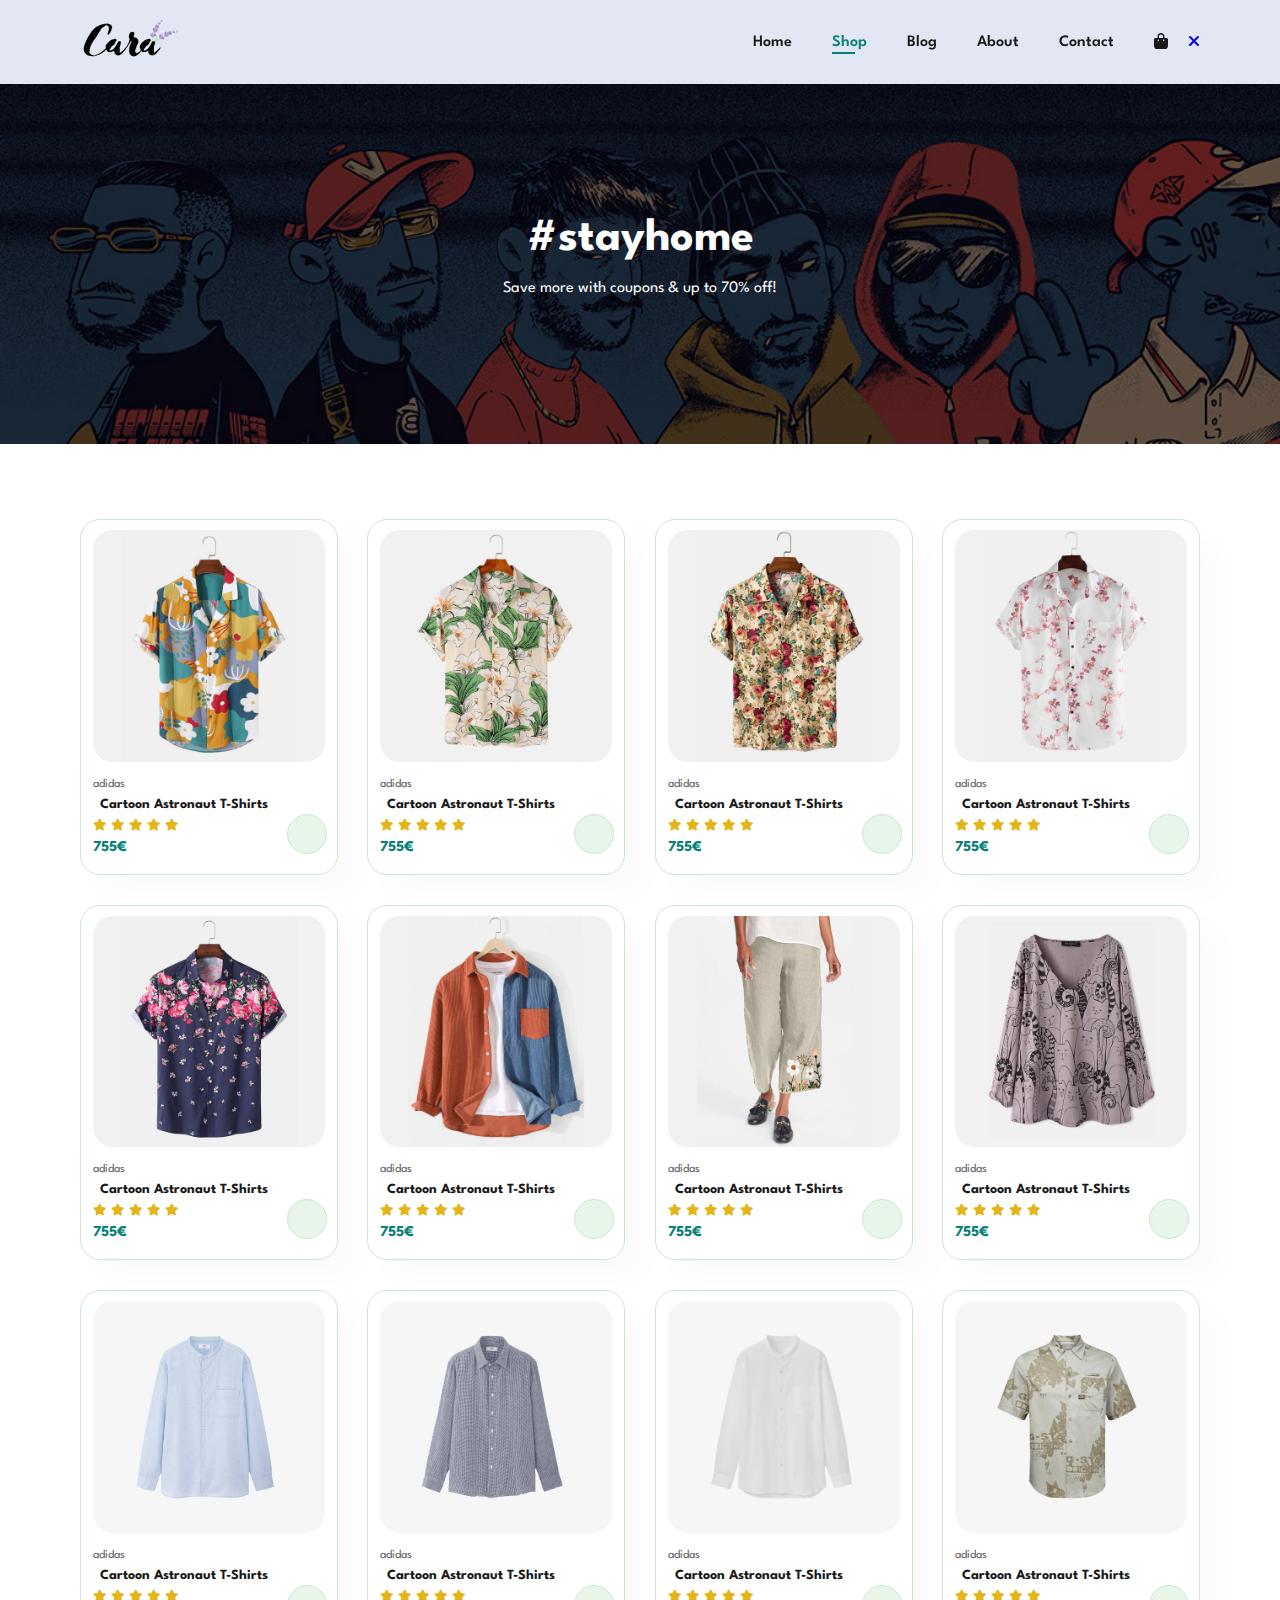
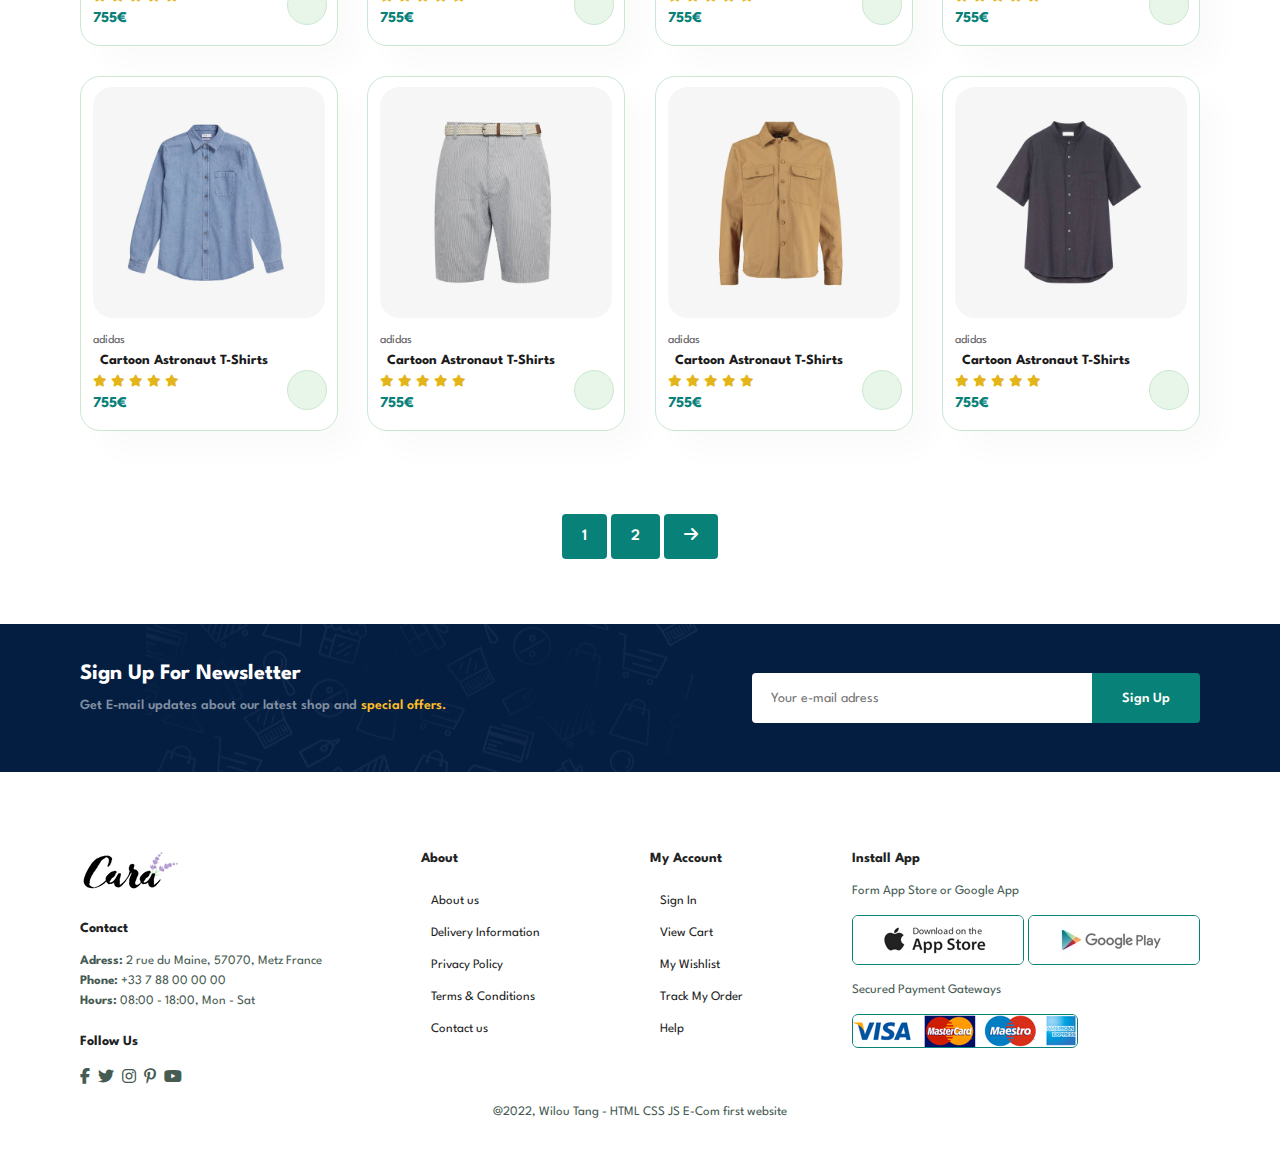
<file: shop.html>
<!DOCTYPE html>
<html lang="en">
  <head>
    <meta charset="UTF-8" />
    <meta http-equiv="X-UA-Compatible" content="IE=edge" />
    <meta name="viewport" content="width=device-width, initial-scale=1.0" />
    <link
      rel="stylesheet"
      href="https://cdnjs.cloudflare.com/ajax/libs/font-awesome/6.1.1/css/all.min.css"
    />
    <link rel="stylesheet" href="style.css" />
    <title>first e-com website</title>
  </head>
  <body>
    <!-- première étape : création de la bare de navigation horizontale fixée en haut -->
    <section id="header">
      <a href="#"><img src="img/logo.png" class="logo" alt="" /></a>

      <div>
        <ul id="navbar">
          <li><a href="index.html">Home</a></li>
          <li><a class="active" href="shop.html">Shop</a></li>
          <li><a href="blog.html">Blog</a></li>
          <li><a href="about.html">About</a></li>
          <li><a href="contact.html">Contact</a></li>
          <li id="lg-bag">
            <a href="cart.html"><i class="fa-solid fa-bag-shopping"></i></a>
          </li>
          <a href="#" id="close"><i class="fa-solid fa-xmark"></i></a>
        </ul>
      </div>

      <div id="mobile">
        <a href="cart.html"><i class="fa-solid fa-bag-shopping"></i></a>
        <i id="bar" class="fas fa-outdent"></i>
      </div>
    </section>

    <section id="page-header">
      <h2>#stayhome</h2>
      <p>Save more with coupons & up to 70% off!</p>
    </section>

    <section id="product1" class="section-p1">
      <div class="pro-container">
        <div class="pro" onclick="window.location.href='sproduct.html';">
          <img src="img/products/f1.jpg" alt="" />
          <div class="des">
            <span>adidas</span>
            <h5>Cartoon Astronaut T-Shirts</h5>
            <div class="star">
              <i class="fas fa-star"></i>
              <i class="fas fa-star"></i>
              <i class="fas fa-star"></i>
              <i class="fas fa-star"></i>
              <i class="fas fa-star"></i>
            </div>
            <h4>755€</h4>
          </div>
          <a href="#"><i class="fal fa-shopping-cart cart"></i></a>
        </div>
        <div class="pro">
          <img src="img/products/f2.jpg" alt="" />
          <div class="des">
            <span>adidas</span>
            <h5>Cartoon Astronaut T-Shirts</h5>
            <div class="star">
              <i class="fas fa-star"></i>
              <i class="fas fa-star"></i>
              <i class="fas fa-star"></i>
              <i class="fas fa-star"></i>
              <i class="fas fa-star"></i>
            </div>
            <h4>755€</h4>
          </div>
          <a href="#"><i class="fal fa-shopping-cart cart"></i></a>
        </div>
        <div class="pro">
          <img src="img/products/f3.jpg" alt="" />
          <div class="des">
            <span>adidas</span>
            <h5>Cartoon Astronaut T-Shirts</h5>
            <div class="star">
              <i class="fas fa-star"></i>
              <i class="fas fa-star"></i>
              <i class="fas fa-star"></i>
              <i class="fas fa-star"></i>
              <i class="fas fa-star"></i>
            </div>
            <h4>755€</h4>
          </div>
          <a href="#"><i class="fal fa-shopping-cart cart"></i></a>
        </div>
        <div class="pro">
          <img src="img/products/f4.jpg" alt="" />
          <div class="des">
            <span>adidas</span>
            <h5>Cartoon Astronaut T-Shirts</h5>
            <div class="star">
              <i class="fas fa-star"></i>
              <i class="fas fa-star"></i>
              <i class="fas fa-star"></i>
              <i class="fas fa-star"></i>
              <i class="fas fa-star"></i>
            </div>
            <h4>755€</h4>
          </div>
          <a href="#"><i class="fal fa-shopping-cart cart"></i></a>
        </div>
        <div class="pro">
          <img src="img/products/f5.jpg" alt="" />
          <div class="des">
            <span>adidas</span>
            <h5>Cartoon Astronaut T-Shirts</h5>
            <div class="star">
              <i class="fas fa-star"></i>
              <i class="fas fa-star"></i>
              <i class="fas fa-star"></i>
              <i class="fas fa-star"></i>
              <i class="fas fa-star"></i>
            </div>
            <h4>755€</h4>
          </div>
          <a href="#"><i class="fal fa-shopping-cart cart"></i></a>
        </div>
        <div class="pro">
          <img src="img/products/f6.jpg" alt="" />
          <div class="des">
            <span>adidas</span>
            <h5>Cartoon Astronaut T-Shirts</h5>
            <div class="star">
              <i class="fas fa-star"></i>
              <i class="fas fa-star"></i>
              <i class="fas fa-star"></i>
              <i class="fas fa-star"></i>
              <i class="fas fa-star"></i>
            </div>
            <h4>755€</h4>
          </div>
          <a href="#"><i class="fal fa-shopping-cart cart"></i></a>
        </div>
        <div class="pro">
          <img src="img/products/f7.jpg" alt="" />
          <div class="des">
            <span>adidas</span>
            <h5>Cartoon Astronaut T-Shirts</h5>
            <div class="star">
              <i class="fas fa-star"></i>
              <i class="fas fa-star"></i>
              <i class="fas fa-star"></i>
              <i class="fas fa-star"></i>
              <i class="fas fa-star"></i>
            </div>
            <h4>755€</h4>
          </div>
          <a href="#"><i class="fal fa-shopping-cart cart"></i></a>
        </div>
        <div class="pro">
          <img src="img/products/f8.jpg" alt="" />
          <div class="des">
            <span>adidas</span>
            <h5>Cartoon Astronaut T-Shirts</h5>
            <div class="star">
              <i class="fas fa-star"></i>
              <i class="fas fa-star"></i>
              <i class="fas fa-star"></i>
              <i class="fas fa-star"></i>
              <i class="fas fa-star"></i>
            </div>
            <h4>755€</h4>
          </div>
          <a href="#"><i class="fal fa-shopping-cart cart"></i></a>
        </div>
        <div class="pro">
          <img src="img/products/n1.jpg" alt="" />
          <div class="des">
            <span>adidas</span>
            <h5>Cartoon Astronaut T-Shirts</h5>
            <div class="star">
              <i class="fas fa-star"></i>
              <i class="fas fa-star"></i>
              <i class="fas fa-star"></i>
              <i class="fas fa-star"></i>
              <i class="fas fa-star"></i>
            </div>
            <h4>755€</h4>
          </div>
          <a href="#"><i class="fal fa-shopping-cart cart"></i></a>
        </div>
        <div class="pro">
          <img src="img/products/n2.jpg" alt="" />
          <div class="des">
            <span>adidas</span>
            <h5>Cartoon Astronaut T-Shirts</h5>
            <div class="star">
              <i class="fas fa-star"></i>
              <i class="fas fa-star"></i>
              <i class="fas fa-star"></i>
              <i class="fas fa-star"></i>
              <i class="fas fa-star"></i>
            </div>
            <h4>755€</h4>
          </div>
          <a href="#"><i class="fal fa-shopping-cart cart"></i></a>
        </div>
        <div class="pro">
          <img src="img/products/n3.jpg" alt="" />
          <div class="des">
            <span>adidas</span>
            <h5>Cartoon Astronaut T-Shirts</h5>
            <div class="star">
              <i class="fas fa-star"></i>
              <i class="fas fa-star"></i>
              <i class="fas fa-star"></i>
              <i class="fas fa-star"></i>
              <i class="fas fa-star"></i>
            </div>
            <h4>755€</h4>
          </div>
          <a href="#"><i class="fal fa-shopping-cart cart"></i></a>
        </div>
        <div class="pro">
          <img src="img/products/n4.jpg" alt="" />
          <div class="des">
            <span>adidas</span>
            <h5>Cartoon Astronaut T-Shirts</h5>
            <div class="star">
              <i class="fas fa-star"></i>
              <i class="fas fa-star"></i>
              <i class="fas fa-star"></i>
              <i class="fas fa-star"></i>
              <i class="fas fa-star"></i>
            </div>
            <h4>755€</h4>
          </div>
          <a href="#"><i class="fal fa-shopping-cart cart"></i></a>
        </div>
        <div class="pro">
          <img src="img/products/n5.jpg" alt="" />
          <div class="des">
            <span>adidas</span>
            <h5>Cartoon Astronaut T-Shirts</h5>
            <div class="star">
              <i class="fas fa-star"></i>
              <i class="fas fa-star"></i>
              <i class="fas fa-star"></i>
              <i class="fas fa-star"></i>
              <i class="fas fa-star"></i>
            </div>
            <h4>755€</h4>
          </div>
          <a href="#"><i class="fal fa-shopping-cart cart"></i></a>
        </div>
        <div class="pro">
          <img src="img/products/n6.jpg" alt="" />
          <div class="des">
            <span>adidas</span>
            <h5>Cartoon Astronaut T-Shirts</h5>
            <div class="star">
              <i class="fas fa-star"></i>
              <i class="fas fa-star"></i>
              <i class="fas fa-star"></i>
              <i class="fas fa-star"></i>
              <i class="fas fa-star"></i>
            </div>
            <h4>755€</h4>
          </div>
          <a href="#"><i class="fal fa-shopping-cart cart"></i></a>
        </div>
        <div class="pro">
          <img src="img/products/n7.jpg" alt="" />
          <div class="des">
            <span>adidas</span>
            <h5>Cartoon Astronaut T-Shirts</h5>
            <div class="star">
              <i class="fas fa-star"></i>
              <i class="fas fa-star"></i>
              <i class="fas fa-star"></i>
              <i class="fas fa-star"></i>
              <i class="fas fa-star"></i>
            </div>
            <h4>755€</h4>
          </div>
          <a href="#"><i class="fal fa-shopping-cart cart"></i></a>
        </div>
        <div class="pro">
          <img src="img/products/n8.jpg" alt="" />
          <div class="des">
            <span>adidas</span>
            <h5>Cartoon Astronaut T-Shirts</h5>
            <div class="star">
              <i class="fas fa-star"></i>
              <i class="fas fa-star"></i>
              <i class="fas fa-star"></i>
              <i class="fas fa-star"></i>
              <i class="fas fa-star"></i>
            </div>
            <h4>755€</h4>
          </div>
          <a href="#"><i class="fal fa-shopping-cart cart"></i></a>
        </div>
      </div>
    </section>

    <section id="pagination" class="section-p1">
        <a href="#">1</a>
        <a href="#">2</a>
        <a href="#"><i class="fa-solid fa-arrow-right"></i></a>
    </section>

    <section id="newsletter" class="section-p1 section-m1">
      <div class="newstext">
        <h4>Sign Up For Newsletter</h4>
        <p>
          Get E-mail updates about our latest shop and
          <span>special offers.</span>
        </p>
      </div>
      <div class="form">
        <input type="text" placeholder="Your e-mail adress" />
        <button class="normal">Sign Up</button>
      </div>
    </section>

    <footer class="section-p1">
      <div class="col">
        <img class="logo" src="img/logo.png" alt="" />
        <h4>Contact</h4>
        <p><strong>Adress: </strong>2 rue du Maine, 57070, Metz France</p>
        <p><strong>Phone: </strong>+33 7 88 00 00 00</p>
        <p><strong>Hours: </strong>08:00 - 18:00, Mon - Sat</p>
        <div class="follow">
          <h4>Follow Us</h4>
          <div class="icon">
            <i class="fab fa-facebook-f"></i>
            <i class="fab fa-twitter"></i>
            <i class="fab fa-instagram"></i>
            <i class="fab fa-pinterest-p"></i>
            <i class="fab fa-youtube"></i>
          </div>
        </div>
      </div>

      <div class="col">
        <h4>About</h4>
        <a href="#">About us</a>
        <a href="#">Delivery Information</a>
        <a href="#">Privacy Policy</a>
        <a href="#">Terms & Conditions</a>
        <a href="#">Contact us</a>
      </div>
      <div class="col">
        <h4>My Account</h4>
        <a href="#">Sign In</a>
        <a href="#">View Cart</a>
        <a href="#">My Wishlist</a>
        <a href="#">Track My Order</a>
        <a href="#">Help</a>
      </div>

      <div class="col install">
        <h4>Install App</h4>
        <p>Form App Store or Google App</p>
        <div class="row">
          <img src="img/pay/app.jpg" alt="" />
          <img src="img/pay/play.jpg" alt="" />
          <p>Secured Payment Gateways</p>
          <img src="img/pay/pay.png" alt="" />
        </div>
      </div>

      <div class="copyright">
        <p>@2022, Wilou Tang - HTML CSS JS E-Com first website</p>
      </div>
    </footer>

    <script src="./script.js"></script>
  </body>
</html>
</file>
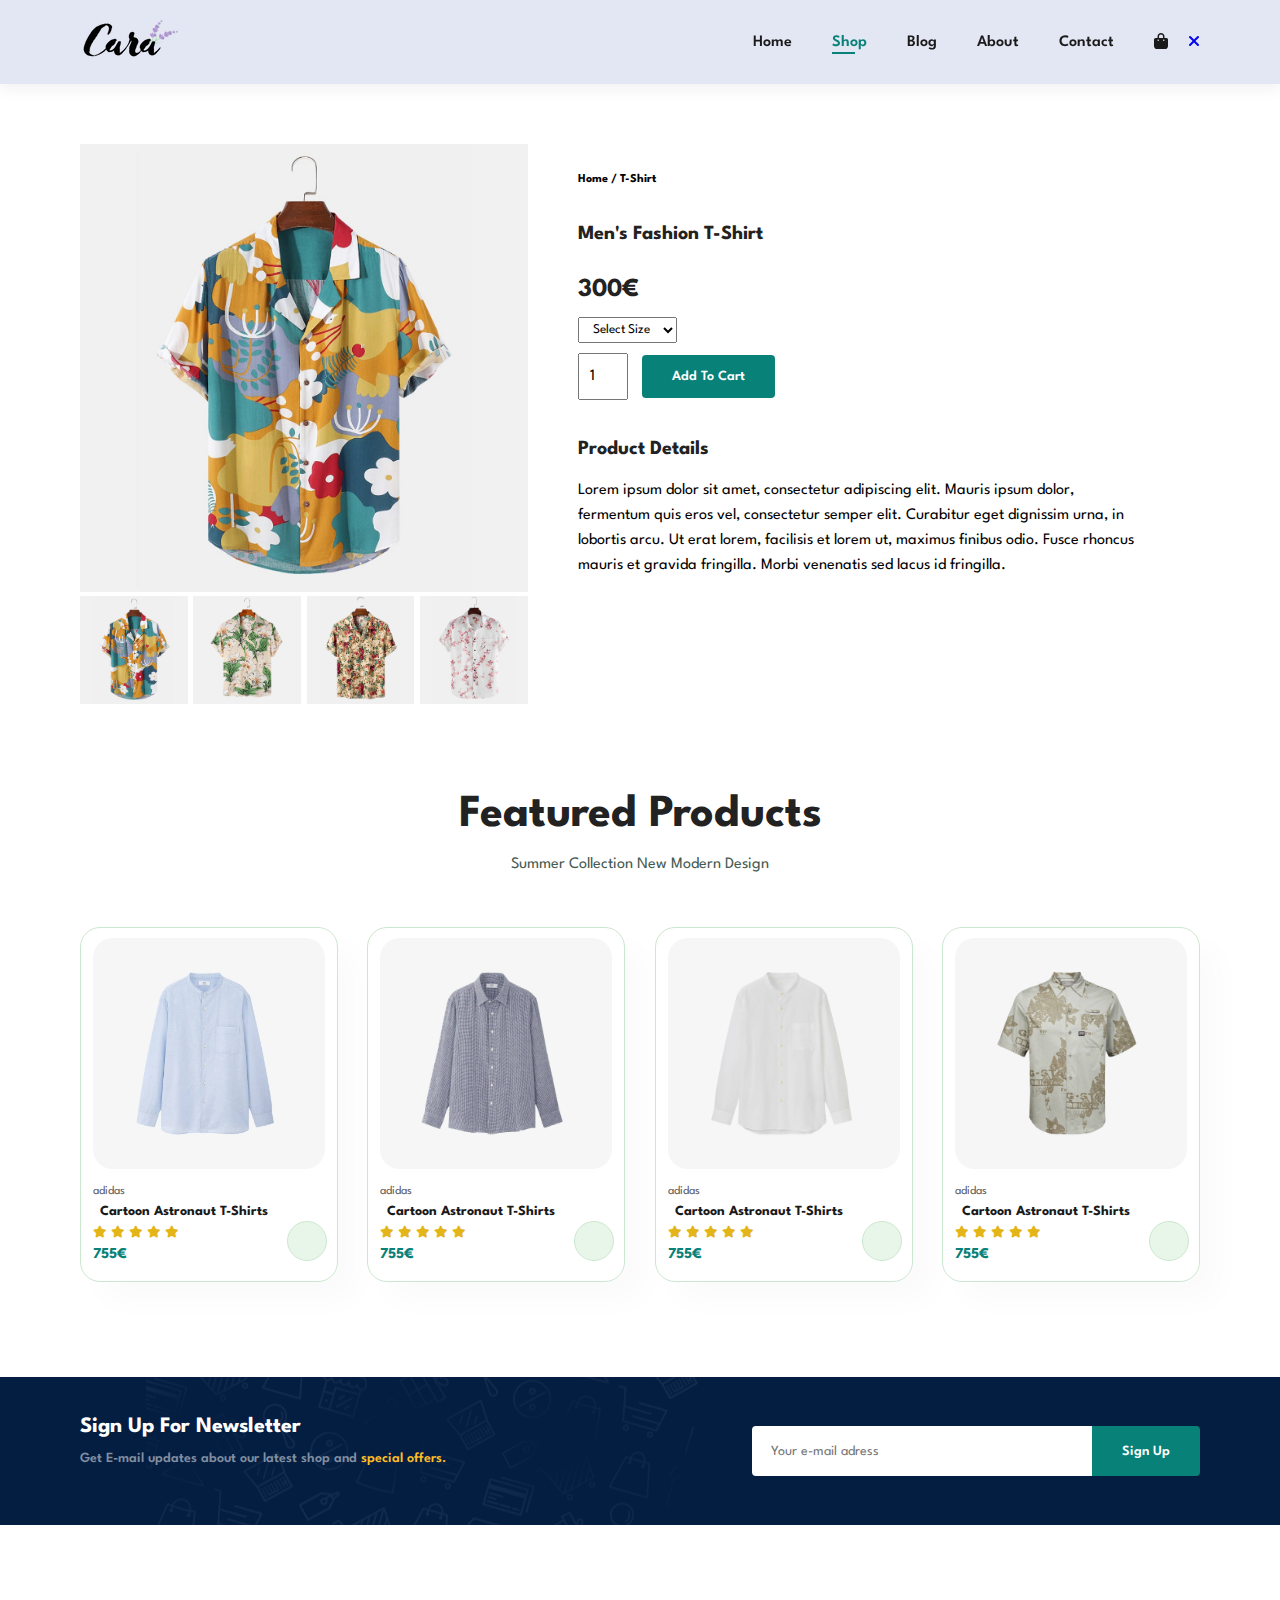
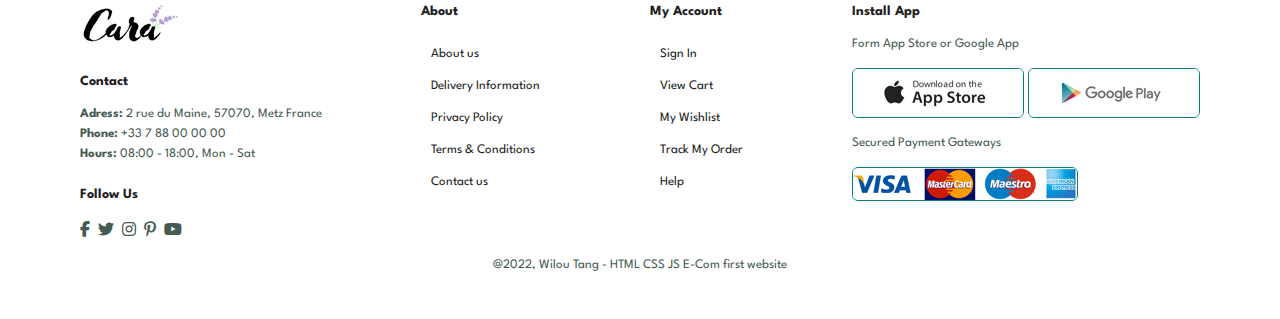
<file: sproduct.html>
<!DOCTYPE html>
<html lang="en">
  <head>
    <meta charset="UTF-8" />
    <meta http-equiv="X-UA-Compatible" content="IE=edge" />
    <meta name="viewport" content="width=device-width, initial-scale=1.0" />
    <link
      rel="stylesheet"
      href="https://cdnjs.cloudflare.com/ajax/libs/font-awesome/6.1.1/css/all.min.css"
    />
    <link rel="stylesheet" href="style.css" />
    <title>first e-com website</title>
  </head>
  <body>
    <!-- première étape : création de la bare de navigation horizontale fixée en haut -->
    <section id="header">
      <a href="#"><img src="img/logo.png" class="logo" alt="" /></a>

      <div>
        <ul id="navbar">
          <li><a href="index.html">Home</a></li>
          <li><a class="active" href="shop.html">Shop</a></li>
          <li><a href="blog.html">Blog</a></li>
          <li><a href="about.html">About</a></li>
          <li><a href="contact.html">Contact</a></li>
          <li id="lg-bag">
            <a href="cart.html"><i class="fa-solid fa-bag-shopping"></i></a>
          </li>
          <a href="#" id="close"><i class="fa-solid fa-xmark"></i></a>
        </ul>
      </div>

      <div id="mobile">
        <a href="cart.html"><i class="fa-solid fa-bag-shopping"></i></a>
        <i id="bar" class="fas fa-outdent"></i>
      </div>
    </section>

    <section id="prodetails" class="section-p1">
      <div class="single-pro-image">
        <img src="img/products/f1.jpg" width="100%" id="MainImg" alt="" />

        <div class="small-img-group">
          <div class="small-img-col">
            <img
              src="img/products/f1.jpg"
              width="100%"
              class="small-img"
              alt=""
            />
          </div>
          <div class="small-img-col">
            <img
              src="img/products/f2.jpg"
              width="100%"
              class="small-img"
              alt=""
            />
          </div>
          <div class="small-img-col">
            <img
              src="img/products/f3.jpg"
              width="100%"
              class="small-img"
              alt=""
            />
          </div>
          <div class="small-img-col">
            <img
              src="img/products/f4.jpg"
              width="100%"
              class="small-img"
              alt=""
            />
          </div>
        </div>
      </div>

      <div class="single-pro-details">
        <h6>Home / T-Shirt</h6>
        <h4>Men's Fashion T-Shirt</h4>
        <h2>300€</h2>
        <select>
          <option>Select Size</option>
          <option>XS</option>
          <option>S</option>
          <option>M</option>
          <option>L</option>
          <option>XL</option>
          <option>XXL</option>
        </select>
        <input type="number" value="1" />
        <button class="normal">Add To Cart</button>
        <h4>Product Details</h4>
        <span
          >Lorem ipsum dolor sit amet, consectetur adipiscing elit. Mauris ipsum
          dolor, fermentum quis eros vel, consectetur semper elit. Curabitur
          eget dignissim urna, in lobortis arcu. Ut erat lorem, facilisis et
          lorem ut, maximus finibus odio. Fusce rhoncus mauris et gravida
          fringilla. Morbi venenatis sed lacus id fringilla.</span
        >
      </div>
    </section>

    <section id="product1" class="section-p1">
      <h2>Featured Products</h2>
      <p>Summer Collection New Modern Design</p>
      <div class="pro-container">
        <div class="pro">
          <img src="img/products/n1.jpg" alt="" />
          <div class="des">
            <span>adidas</span>
            <h5>Cartoon Astronaut T-Shirts</h5>
            <div class="star">
              <i class="fas fa-star"></i>
              <i class="fas fa-star"></i>
              <i class="fas fa-star"></i>
              <i class="fas fa-star"></i>
              <i class="fas fa-star"></i>
            </div>
            <h4>755€</h4>
          </div>
          <a href="#"><i class="fal fa-shopping-cart cart"></i></a>
        </div>
        <div class="pro">
          <img src="img/products/n2.jpg" alt="" />
          <div class="des">
            <span>adidas</span>
            <h5>Cartoon Astronaut T-Shirts</h5>
            <div class="star">
              <i class="fas fa-star"></i>
              <i class="fas fa-star"></i>
              <i class="fas fa-star"></i>
              <i class="fas fa-star"></i>
              <i class="fas fa-star"></i>
            </div>
            <h4>755€</h4>
          </div>
          <a href="#"><i class="fal fa-shopping-cart cart"></i></a>
        </div>
        <div class="pro">
          <img src="img/products/n3.jpg" alt="" />
          <div class="des">
            <span>adidas</span>
            <h5>Cartoon Astronaut T-Shirts</h5>
            <div class="star">
              <i class="fas fa-star"></i>
              <i class="fas fa-star"></i>
              <i class="fas fa-star"></i>
              <i class="fas fa-star"></i>
              <i class="fas fa-star"></i>
            </div>
            <h4>755€</h4>
          </div>
          <a href="#"><i class="fal fa-shopping-cart cart"></i></a>
        </div>
        <div class="pro">
          <img src="img/products/n4.jpg" alt="" />
          <div class="des">
            <span>adidas</span>
            <h5>Cartoon Astronaut T-Shirts</h5>
            <div class="star">
              <i class="fas fa-star"></i>
              <i class="fas fa-star"></i>
              <i class="fas fa-star"></i>
              <i class="fas fa-star"></i>
              <i class="fas fa-star"></i>
            </div>
            <h4>755€</h4>
          </div>
          <a href="#"><i class="fal fa-shopping-cart cart"></i></a>
        </div>
      </div>
    </section>

    <section id="newsletter" class="section-p1 section-m1">
      <div class="newstext">
        <h4>Sign Up For Newsletter</h4>
        <p>
          Get E-mail updates about our latest shop and
          <span>special offers.</span>
        </p>
      </div>
      <div class="form">
        <input type="text" placeholder="Your e-mail adress" />
        <button class="normal">Sign Up</button>
      </div>
    </section>

    <footer class="section-p1">
      <div class="col">
        <img class="logo" src="img/logo.png" alt="" />
        <h4>Contact</h4>
        <p><strong>Adress: </strong>2 rue du Maine, 57070, Metz France</p>
        <p><strong>Phone: </strong>+33 7 88 00 00 00</p>
        <p><strong>Hours: </strong>08:00 - 18:00, Mon - Sat</p>
        <div class="follow">
          <h4>Follow Us</h4>
          <div class="icon">
            <i class="fab fa-facebook-f"></i>
            <i class="fab fa-twitter"></i>
            <i class="fab fa-instagram"></i>
            <i class="fab fa-pinterest-p"></i>
            <i class="fab fa-youtube"></i>
          </div>
        </div>
      </div>

      <div class="col">
        <h4>About</h4>
        <a href="#">About us</a>
        <a href="#">Delivery Information</a>
        <a href="#">Privacy Policy</a>
        <a href="#">Terms & Conditions</a>
        <a href="#">Contact us</a>
      </div>
      <div class="col">
        <h4>My Account</h4>
        <a href="#">Sign In</a>
        <a href="#">View Cart</a>
        <a href="#">My Wishlist</a>
        <a href="#">Track My Order</a>
        <a href="#">Help</a>
      </div>

      <div class="col install">
        <h4>Install App</h4>
        <p>Form App Store or Google App</p>
        <div class="row">
          <img src="img/pay/app.jpg" alt="" />
          <img src="img/pay/play.jpg" alt="" />
          <p>Secured Payment Gateways</p>
          <img src="img/pay/pay.png" alt="" />
        </div>
      </div>

      <div class="copyright">
        <p>@2022, Wilou Tang - HTML CSS JS E-Com first website</p>
      </div>
    </footer>

    <script>
      let MainImg = document.getElementById("MainImg");
      let smallimg = document.getElementsByClassName("small-img");

      smallimg[0].onclick = function () {
        MainImg.src = smallimg[0].src;
      };
      smallimg[1].onclick = function () {
        MainImg.src = smallimg[1].src;
      };
      smallimg[2].onclick = function () {
        MainImg.src = smallimg[2].src;
      };
      smallimg[3].onclick = function () {
        MainImg.src = smallimg[3].src;
      };
    </script>

    <script src="./script.js"></script>
  </body>
</html>
</file>
<file: style.css>
@import url("https://fonts.googleapis.com/css2?family=Spartan:wght@100;200;300;400;500;600;700;800;900&display=swap");

/* General CSS Styles */

* {
  margin: 0;
  padding: 0;
  box-sizing: border-box;
  font-family: "Spartan", sans-serif;
}

/* #close {
  display: none;
} */

h1 {
  font-size: 50px;
  line-height: 64px;
  color: #222;
}

h2 {
  font-size: 46px;
  line-height: 54px;
  color: #222;
}

h4 {
  font-size: 20px;
  color: #222;
}

h6 {
  font-weight: 700;
  font-size: 12px;
}

p {
  font-size: 16px;
  color: #465b52;
  margin: 15px 0 20px 0;
}

.section-p1 {
  padding: 40px 80px;
}

.section-m1 {
  margin: 40px 0;
}

button.normal {
  font-size: 14px;
  font-weight: 600;
  padding: 15px 30px;
  color: #000;
  background-color: #fff;
  border-radius: 4px;
  cursor: pointer;
  border: none;
  outline: none;
  transition: 0.2s;
}

button.white {
  font-size: 13px;
  font-weight: 600;
  padding: 11px 18px;
  color: #fff;
  background-color: transparent;
  cursor: pointer;
  border: 1px solid #fff;
  outline: none;
  transition: 0.2s;
}

body {
  width: 100%;
}

/*Header BOX*/

#header {
  display: flex;
  align-items: center;
  justify-content: space-between;
  padding: 20px 80px;
  background-color: #e3e6f3;
  box-shadow: 0 5px 15px rgba(0, 0, 0, 0.06);
  z-index: 999;
  position: sticky;
  top: 0;
  left: 0;
}
/* It was in column by default, here's to align them*/
#navbar {
  display: flex;
  align-items: center;
  justify-content: center;
}
/*target the list of the navbar to delete the list-points*/
#navbar li {
  list-style: none;
  padding: 0px 20px;
  position: relative;
}
/*target the anchors on the links to delete the underline*/
#navbar li a {
  text-decoration: none;
  font-size: 16px;
  font-weight: 600;
  color: #1a1a1a;
  /*hover changing are happening too fast, so let's change the smoothness*/
  transition: 0.3s ease;
}
/*Hover effect added and active will be this blue*/
#navbar li a:hover,
#navbar li a.active {
  color: #088178;
}
/*now add underline effect when active and hover using sudo classes*/
#navbar li a.active::after,
#navbar li a:hover::after {
  content: "";
  width: 30%;
  height: 2px;
  background: #088178;
  position: absolute;
  bottom: -4px;
  left: 20px;
}

#mobile {
  display: none;
  align-items: center;
}

/*HomePage*/
#hero {
  background-image: url(img/hero4.png);
  height: 90vh;
  width: 100%;
  background-size: cover;
  background-position: top 25% right 0;
  padding: 0 80px;
  display: flex;
  flex-direction: column;
  align-items: flex-start;
  justify-content: center;
}

#hero h4 {
  padding-bottom: 15px;
}

#hero h1 {
  color: #088178;
}

#hero button {
  background-image: url(img/button.png);
  background-color: transparent;
  color: #088178;
  border: 0;
  padding: 14px 80px 14px 65px;
  background-repeat: no-repeat;
  cursor: pointer;
  font-weight: 700;
  font-size: 15px;
}

#feature {
  display: flex;
  align-items: center;
  justify-content: space-between;
  flex-wrap: wrap;
}

#feature .fe-box {
  width: 180px;
  text-align: center;
  padding: 25px 15px;
  box-shadow: 20px 20px 34px rgba(0, 0, 0, 0.03);
  border: 1px solid #cce7d0;
  border-radius: 4px;
  margin: 15px 0;
}

#feature .fe-box:hover {
  box-shadow: 10px 10px 54px rgba(70, 62, 221, 0.01);
}

#feature .fe-box img {
  width: 100%;
  margin-bottom: 10px;
}

#feature .fe-box h6 {
  display: inline-block;
  padding: 9px 8px 6px 8px;
  line-height: 1;
  border-radius: 4px;
  color: #088178;
  background-color: #fddde4;
}

#feature .fe-box:nth-child(2) h6 {
  background-color: #cdebbc;
}
#feature .fe-box:nth-child(3) h6 {
  background-color: #d1e8f2;
}
#feature .fe-box:nth-child(4) h6 {
  background-color: #cdd4f8;
}
#feature .fe-box:nth-child(5) h6 {
  background-color: #f6dbf6;
}
#feature .fe-box:nth-child(6) h6 {
  background-color: #fff2e5;
}

#product1 {
  text-align: center;
}

#product1 .pro-container {
  display: flex;
  justify-content: space-between;
  padding-top: 20px;
  flex-wrap: wrap;
}

#product1 .pro {
  width: 23%;
  min-width: 250px;
  padding: 10px 12px;
  border: 1px solid #cce7d0;
  border-radius: 20px;
  cursor: pointer;
  box-shadow: 20px 20px 30px rgba(0, 0, 0, 0.02);
  margin: 15px 0;
  transition: 0.2s ease;
  position: relative;
}

#product1 .pro:hover {
  box-shadow: 20px 20px 30px rgba(0, 0, 0, 0.06);
}

#product1 .pro img {
  width: 100%;
  border-radius: 20px;
}

#product1 .pro .des {
  text-align: start;
  padding: 10px 0;
}

#product1 .pro .des span {
  color: #606063;
  font-size: 12px;
}

#product1 .pro .des h5 {
  padding: 7px;
  color: #1a1a1a;
  font-size: 14px;
}

#product1 .pro .des i {
  font-size: 12px;
  color: rgb(228, 181, 25);
}

#product1 .pro .des h4 {
  padding-top: 7px;
  font-size: 15px;
  font-weight: 700;
  color: #088178;
}

#product1 .pro .cart {
  width: 40px;
  height: 40px;
  line-height: 40px;
  border-radius: 50px;
  background-color: #e8f6ea;
  font-weight: 500;
  color: #088178;
  border: 1px solid #cce7d0;
  position: absolute;
  bottom: 20px;
  right: 10px;
}

#banner {
  display: flex;
  flex-direction: column;
  justify-content: center;
  align-items: center;
  text-align: center;
  background-image: url(img/banner/b2.jpg);
  width: 100%;
  height: 40vh;
  background-size: cover;
  background-position: center;
}

#banner h4 {
  color: #fff;
  font-size: 16px;
}

#banner h2 {
  color: #fff;
  font-size: 30px;
  padding: 10px 0;
}

#banner h2 span {
  color: #ef3636;
}

#banner button:hover {
  background-color: #088178;
  color: #fff;
}

#sm-banner {
  display: flex;
  justify-content: space-between;
  flex-wrap: wrap;
}

#sm-banner .banner-box {
  display: flex;
  flex-direction: column;
  justify-content: center;
  align-items: flex-start;
  background-image: url(img/banner/b17.jpg);
  min-width: 580px;
  height: 50vh;
  background-size: cover;
  background-position: center;
  padding: 30px;
}

#sm-banner .banner-box2 {
  background-image: url(img/banner/b10.jpg);
}

#sm-banner h4 {
  color: #fff;
  font-size: 20px;
  font-weight: 300;
}

#sm-banner h2 {
  color: #fff;
  font-size: 28px;
  font-weight: 800;
}

#sm-banner span {
  color: #fff;
  font-size: 14px;
  font-weight: 500;
  padding-bottom: 15px;
}

#sm-banner .banner-box:hover button {
  background: #088178;
  border: 1px solid #088178;
}

#banner3 {
  display: flex;
  justify-content: space-between;
  flex-wrap: wrap;
  padding: 0 80px;
}

#banner3 .banner-box {
  display: flex;
  flex-direction: column;
  justify-content: center;
  align-items: flex-start;
  background-image: url(img/banner/b7.jpg);
  min-width: 30%;
  height: 30vh;
  background-size: cover;
  background-position: center;
  padding: 20px;
  margin-bottom: 20px;
}

#banner3 .banner-box2 {
  background-image: url(img/banner/b4.jpg);
}

#banner3 .banner-box3 {
  background-image: url(img/banner/b18.jpg);
}

#banner3 h2 {
  color: #fff;
  font-weight: 900;
  font-size: 22px;
}

#banner3 h3 {
  color: #ec544e;
  font-weight: 800;
  font-size: 15px;
}

#newsletter {
  display: flex;
  justify-content: space-between;
  flex-wrap: wrap;
  align-items: center;
  background-image: url(img/banner/b14.png);
  background-repeat: no-repeat;
  background-position: 20% 30%;
  background-color: #041e42;
}

#newsletter h4 {
  font-size: 22px;
  font-weight: 700;
  color: #fff;
}

#newsletter p {
  font-size: 14px;
  font-weight: 600;
  color: #818ea0;
}

#newsletter p span {
  color: #ffbd27;
}

#newsletter .form {
  display: flex;
  width: 40%;
}

#newsletter input {
  height: 3.125rem;
  padding: 0 1.25em;
  font-size: 14px;
  width: 100%;
  border: 1px solid transparent;
  border-radius: 4px;
  outline: none;
  border-top-right-radius: 0;
  border-bottom-right-radius: 0;
}

#newsletter button {
  background-color: #088178;
  color: #fff;
  white-space: nowrap;
  border-top-left-radius: 0;
  border-bottom-left-radius: 0;
}

footer {
  display: flex;
  flex-wrap: wrap;
  justify-content: space-between;
}
footer .col {
  display: flex;
  flex-direction: column;
  align-items: flex-start;
  margin-bottom: 20px;
}

footer .logo {
  margin-bottom: 30px;
}

footer h4 {
  font-size: 14px;
  padding-bottom: 20px;
}

footer p {
  font-size: 13px;
  margin: 0 0 8px 0;
}

footer a {
  font-size: 13px;
  text-decoration: none;
  color: #222;
  margin: 10px;
}

footer .follow {
  margin-top: 20px;
}

footer .follow i {
  color: #465b52;
  padding-right: 4px;
  cursor: pointer;
}

footer .install .row img {
  border: 1px solid #088178;
  border-radius: 6px;
}

footer .install img {
  margin: 10px 0 15px 0;
}

footer .follow i:hover,
footer a:hover {
  color: #088178;
}

footer .copyright {
  width: 100%;
  text-align: center;
}

/* shop page */

#page-header {
  background-image: url("img/banner/b1.jpg");
  width: 100%;
  height: 40vh;
  background-size: cover;
  display: flex;
  justify-content: center;
  text-align: center;
  flex-direction: column;
  padding: 14px;
}

#page-header h2,
#page-header p {
  color: #fff;
}

#pagination {
  text-align: center;
}

#pagination a {
  text-decoration: none;
  background-color: #088178;
  padding: 15px 20px;
  border-radius: 4px;
  color: #fff;
  font-weight: 600;
}

#pagination a i {
  font-size: 16px;
  font-weight: 600;
}

/* single product page */

#prodetails {
  display: flex;
  margin-top: 20px;
}

#prodetails .single-pro-image {
  width: 40%;
  margin-right: 50px;
}

.small-img-group {
  display: flex;
  justify-content: space-between;
}

.small-img-col {
  flex-basis: 24%;
  cursor: pointer;
}

#prodetails .single-pro-details {
  width: 50%;
  padding-top: 30px;
}

#prodetails .single-pro-details h4 {
  padding: 40px 0 20px 0;
}

#prodetails .single-pro-details h2 {
  font-size: 26px;
}

#prodetails .single-pro-details select {
  display: block;
  padding: 5px 10px;
  margin-bottom: 10px;
}

#prodetails .single-pro-details input {
  width: 50px;
  height: 47px;
  padding-left: 10px;
  font-size: 16px;
  margin-right: 10px;
}

#prodetails .single-pro-details input:focus {
  outline: none;
}

#prodetails .single-pro-details button {
  background-color: #088178;
  color: #fff;
}

#prodetails .single-pro-details span {
  line-height: 25px;
}

/* Page de blog */

#page-header.blog-header {
  background-image: url("img/banner/b19.jpg");
}

#blog {
  padding: 150px 150px 0 150px;
}

#blog .blog-box {
  display: flex;
  align-items: center;
  width: 100%;
  position: relative;
  padding-bottom: 90px;
}

#blog .blog-img {
  width: 50%;
  margin-right: 40px;
}

#blog img {
  width: 100%;
  height: 300px;
  object-fit: cover;
}

#blog .blog-details {
  width: 50%;
}

#blog .blog-details a {
  text-decoration: none;
  font-size: 11px;
  color: #000;
  font-weight: 700;
  position: relative;
  transition: 00.3s;
}

#blog .blog-details a::after {
  content: "";
  width: 50px;
  height: 1px;
  background-color: #000;
  position: absolute;
  top: 4px;
  right: -60px;
  transition: 0.8s;
}

#blog .blog-details a:hover {
  color: #088178;
}

#blog .blog-details a:hover::after {
  background-color: #088178;
}

#blog .blog-box h1 {
  position: absolute;
  top: -40px;
  left: 0;
  font-size: 70px;
  font-weight: 700;
  color: #c9c9c9;
  z-index: -9;
}

#about-head div {
  padding-left: 40px;
}

#about-app {
  text-align: center;
}

#about-app .video {
  width: 70%;
  height: 100%;
  margin: 30px auto 0 auto;
}

#about-app .video video {
  width: 100%;
  height: 100%;
  border-radius: 20px;
}

/* about page  */

#page-header.about-header {
  background-image: url("img/about/banner.png");
}

#about-head {
  display: flex;
  align-items: center;
}

#about-head img {
  width: 50%;
  height: auto;
}

#about-head div {
  padding-left: 40px;
}

/* page de contact */

#contact-details {
  display: flex;
  align-items: center;
  justify-content: space-between;
}

#contact-details .details {
  width: 40%;
}

#contact-details .details span,
#form-details form span {
  font-size: 12px;
}

#contact-details .details h2,
#form-details form h2 {
  font-size: 26px;
  line-height: 35px;
  padding: 20px 0;
}

#contact-details .details h3 {
  font-size: 16px;
  padding-bottom: 15px;
}

#contact-details .details li {
  list-style: none;
  display: flex;
  padding: 10px 0;
}

#contact-details .details li i {
  font-size: 14px;
  padding-right: 22px;
}

#contact-details .details li p {
  margin: 0;
  font-size: 14px;
}

#contact-details .map {
  width: 55%;
  height: 400px;
}

#contact-details .map iframe {
  width: 100%;
  height: 100%;
}

#form-details {
  display: flex;
  justify-content: space-between;
  margin: 30px;
  padding: 80px;
  border: 1px solid #e1e1e1;
}

#form-details form {
  width: 65%;
  display: flex;
  flex-direction: column;
  align-items: flex-start;
}

#form-details form input,
#form-details form textarea {
  width: 100%;
  padding: 12px 15px;
  outline: none;
  margin-bottom: 20px;
  border: 1px solid #e1e1e1;
}

#form-details form button {
  background-color: #088178;
  color: #fff;
}

#form-details .people div {
  padding-bottom: 25px;
  display: flex;
  align-items: flex-start;
}

#form-details .people div img {
  width: 65px;
  height: 65px;
  object-fit: cover;
  margin-right: 15px;
}

#form-details .people div p {
  margin: 0;
  font-size: 13px;
  line-height: 25px;
}

#form-details .people div p span {
  display: block;
  font-size: 16px;
  font-weight: 600;
  color: #000;
}

/* Page du panier */

#cart {
  overflow-x: auto;
}

#cart table {
  width: 100%;
  border-collapse: collapse;
  table-layout: fixed;
  white-space: nowrap;
}

#cart table img {
  width: 70px;
}

#cart table td:nth-child(1) {
  width: 100px;
  text-align: center;
}
#cart table td:nth-child(2) {
  width: 150px;
  text-align: center;
}
#cart table td:nth-child(3) {
  width: 250px;
  text-align: center;
}
#cart table td:nth-child(4),
#cart table td:nth-child(5),
#cart table td:nth-child(6) {
  width: 150px;
  text-align: center;
}

#cart table td:nth-child(5) input {
  width: 70px;
  padding: 10px 5px 10px 15px;
} 

#cart table thead {
  border: 1px solid #e2e9e1;
  border-left: none;
  border-right: none;
}

#cart table thead td {
  font-weight: 700;
  text-transform: uppercase;
  font-size: 13px;
  padding: 18px 0;
}

#cart table tbody tr td {
  padding-top: 15px;
}

#cart table tbody td {
  font-size: 13px;
}

#cart-add {
  display: flex;
  flex-wrap: wrap;
  justify-content: space-between;
}

#coupon {
  width: 50%;
  margin-bottom: 30px;
}

#coupon h3,
#subtotal h3 {
  padding-bottom: 15px;
}

#coupon input {
  padding: 10px 20px;
  outline: none;
  width: 60%;
  margin-right: 10px;
  border: 1px solid #e2e9e1;
}

#coupon button,
#subtotal button {
  background-color: #088178;
  color: #fff;
  padding: 12px 20px;
}

#subtotal {
  width: 50%;
  margin-bottom: 30px;
  border: 1px solid #e2e9e1;
  padding: 30px;
}

#subtotal table {
  border-collapse: collapse;
  width: 100%;
  margin-bottom: 20px;
}

#subtotal table td {
  width: 50%;
  border: 1px solid #e2e9e1;
  padding: 10px;
  font-size: 13px;
}



@media (max-width: 799px) {
  .section-p1 {
    padding: 40px 40px;
  }

  #navbar {
    display: flex;
    flex-direction: column;
    align-items: flex-start;
    justify-content: flex-start;
    position: fixed;
    top: 0;
    right: -300px;
    height: 100vh;
    width: 300px;
    background-color: #e3e6f3;
    box-shadow: 0 40px 60px rgba(0, 0, 0, 0.1);
    padding: 80px 0 0 10px;
    transition: 0.3s;
  }

  #navbar.active {
    right: 0px;
  }

  #navbar li {
    margin-bottom: 25px;
  }

  #mobile {
    display: flex;
    align-items: center;
  }

  #mobile i {
    color: #1a1a1a;
    font-size: 24px;
    padding-left: 20px;
  }

  #close {
    position: absolute;
    top: 30px;
    left: 30px;
    color: #222;
    font-size: 24px;
  }

  #lg-bag {
    display: none;
  }

  #hero {
    height: 70vh;
    padding: 0 80px;
    background-position: top 30% right 30%;
  }

  #feature {
    justify-content: center;
  }

  #feature .fe-box {
    margin: 15px 15px;
  }

  #product1 .pro-container {
    justify-content: center;
  }

  #product1 .pro {
    margin: 15px;
  }

  #banner {
    height: 20vh;
  }

  #sm-banner .banner-box {
    min-width: 100%;
    height: 30vh;
  }

  #banner3 {
    padding: 0 40px;
  }

  #banner3 .banner-box {
    width: 28%;
  }

  #newsletter .form {
    width: 70%;
  }

  /* Contact Page */

  #form-details {
    padding: 40px;
  }

  #form-details form {
    width: 50%;
  }
}

@media (max-width: 477px) {
  .section-p1 {
    padding: 20px;
  }

  #header {
    padding: 10px;
  }

  h1 {
    font-size: 38px;
  }

  h2 {
    font-size: 32px;
  }

  #hero {
    padding: 0 20px;
    background-position: 55%;
  }

  #feature {
    justify-content: space-between;
  }

  #feature .fe-box {
    width: 155px;
    margin: 0 0 15px 0;
  }

  #product1 .pro {
    width: 100%;
  }

  #banner {
    height: 40vh;
  }

  #banner-box {
    height: 40vh;
  }

  #sm-banner .banner-box2 {
    margin-top: 20px;
  }

  #banner3 {
    padding: 0 20px;
  }

  #banner3 .banner-box {
    width: 100%;
  }

  #newsletter {
    padding: 40px 20px;
  }

  #newsletter .form {
    width: 100%;
  }

  footer .copyright {
    text-align: start;
  }

  /* Single Product */

  #prodetails {
    display: flex;
    flex-direction: column;
  }

  #prodetails .single-pro-image {
    width: 100%;
    margin-right: 0px;
  }

  #prodetails .single-pro-details {
    width: 100%;
  }

  /* Page Blog */
  #blog {
    padding: 100px 20px 0 20px;
  }

  #blog .blog-box {
    display: flex;
    flex-direction: column;
    align-items: flex-start;
  }

  #blog .blog-img {
    width: 100%;
    margin-right: 0px;
    margin-bottom: 30px;
  }

  #blog .blog-details {
    width: 100%;
  }

  /* know-us/about-page section  */

  #about-head {
    flex-direction: column;
  }

  #about-head img {
    width: 100%;
    margin-bottom: 20px;
  }

  #about-head div {
    padding-left: 0px;
  }

  #about-app .video {
    width: 100%;
  }

  /* Page de contact */

  #contact-details {
    flex-direction: column;
  }

  #contact-details .details {
    width: 100%;
    margin-bottom: 30px;
  }

  #contact-details .map {
    width: 100%;
  }

  #form-details {
    margin: 10px;
    padding: 30px 10px;
    flex-wrap: wrap;
  }

  #form-details form {
    width: 100%;
    margin-bottom: 30px;
  }

  /* Page du panier */

  #cart-add {
    flex-direction: column;
  }

  #coupon {
    width: 100%;
    display: flex;
    flex-wrap: wrap;
    justify-content: center;
  }

  #subtotal {
    width: 100%;
    padding: 20px;
    display: flex;
    flex-wrap: wrap;
    justify-content: center;
  }

}
</file>
